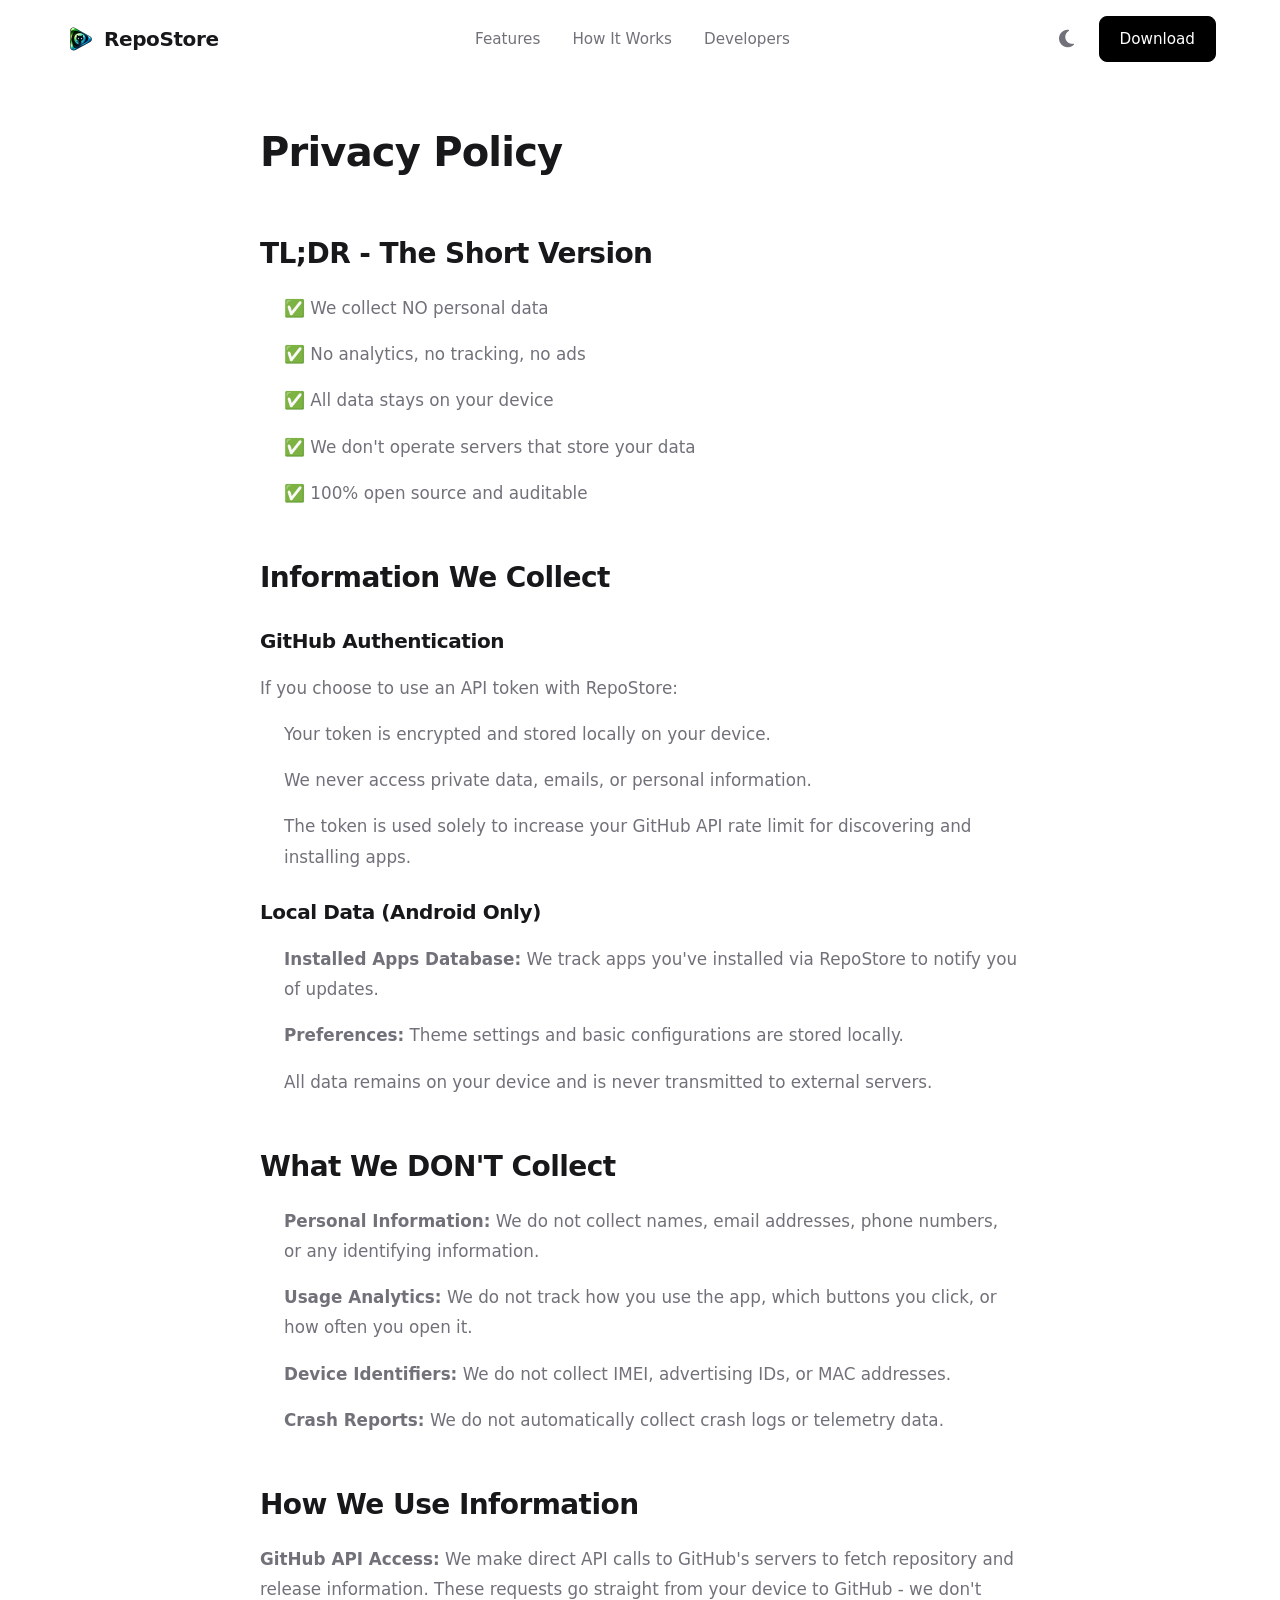
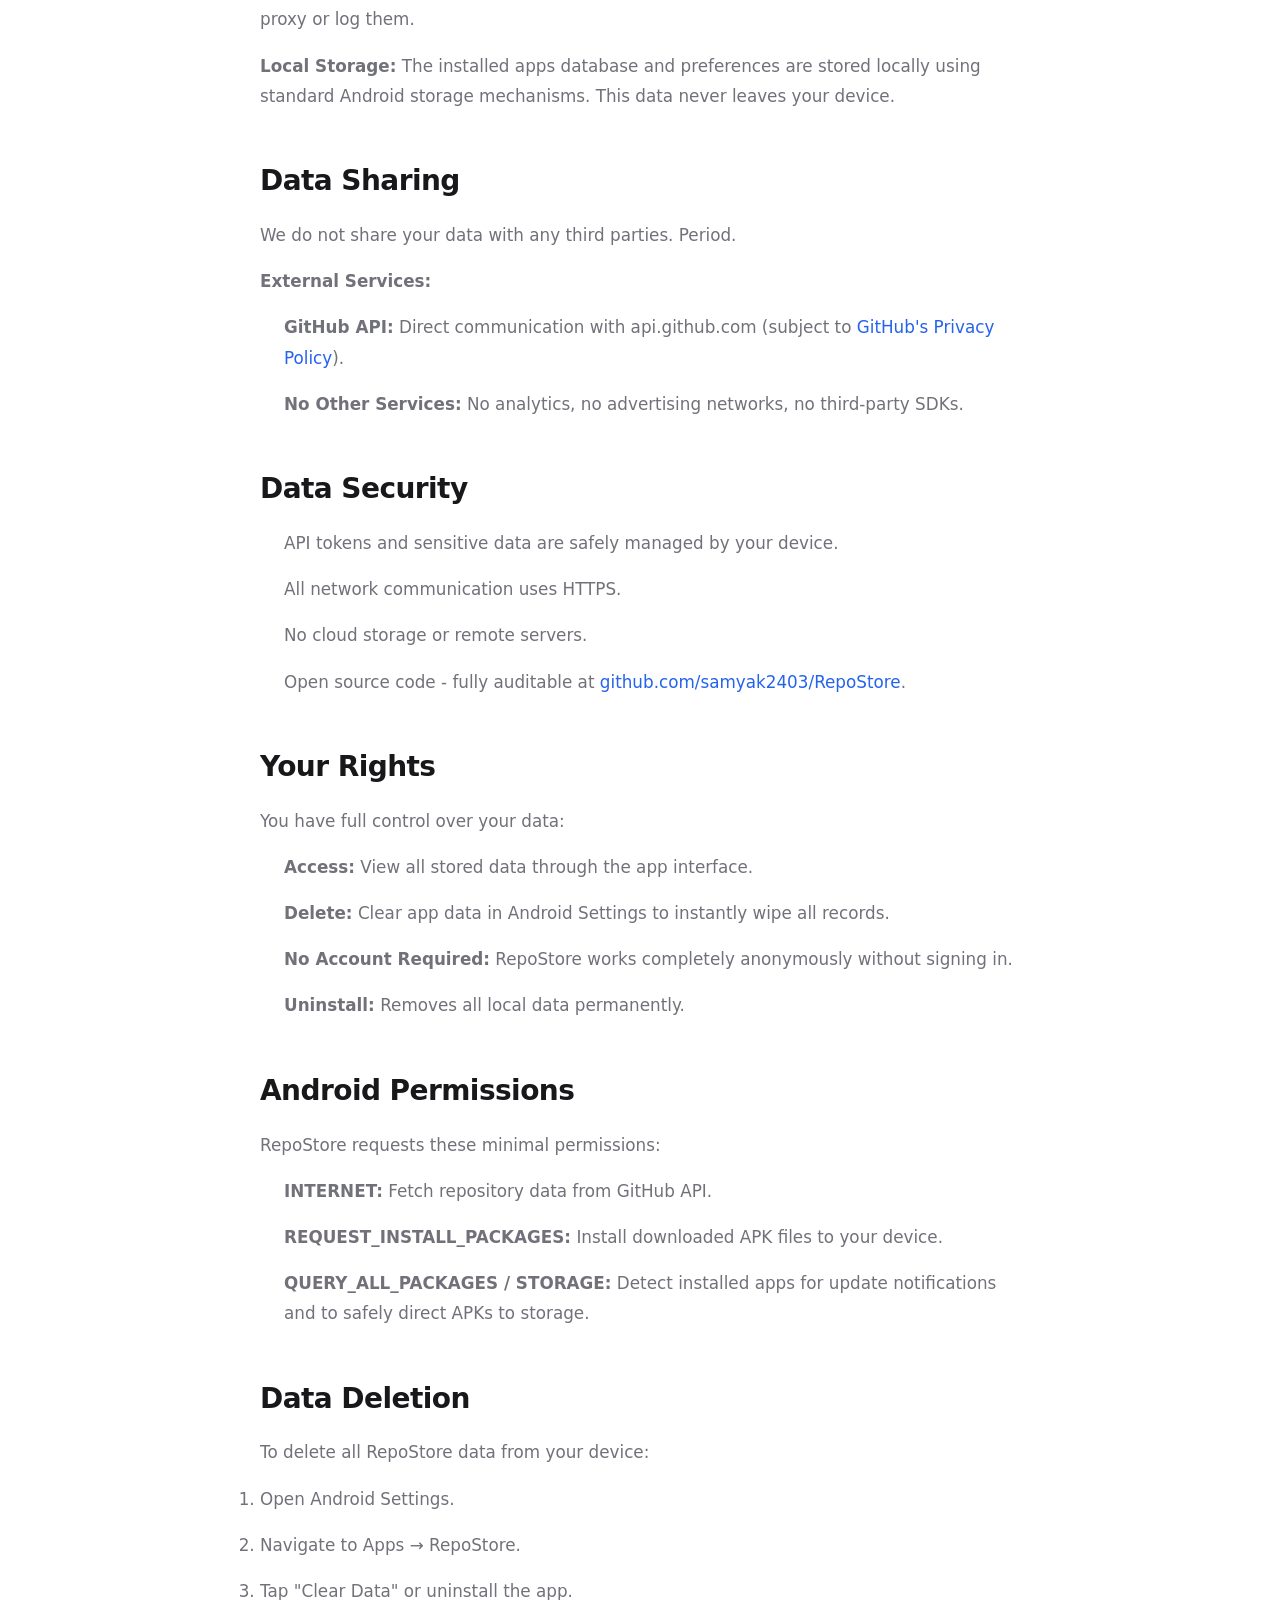
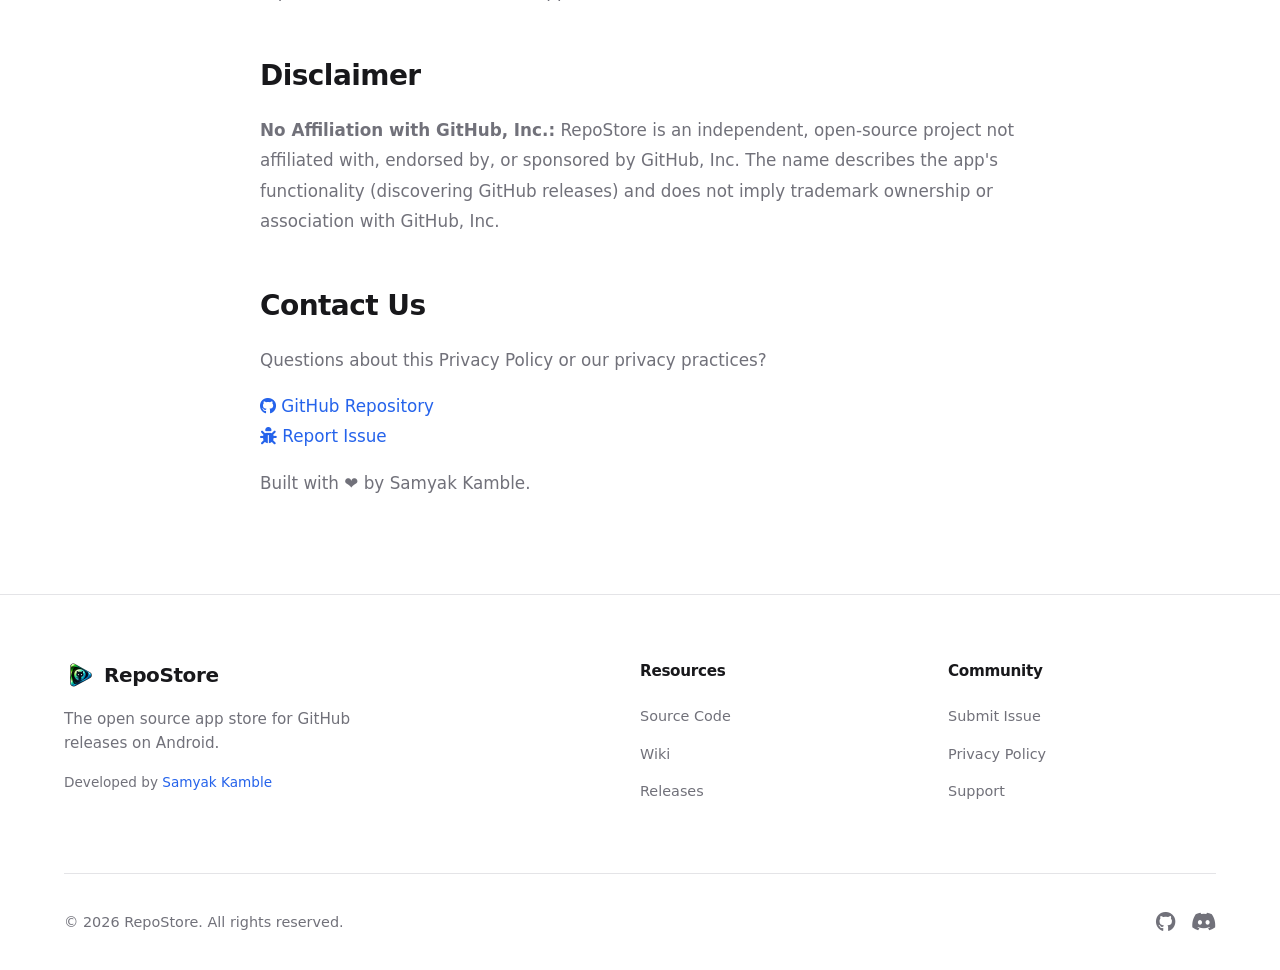
<file: privacy-policy/index.html>
<!DOCTYPE html>
<html lang="en">

<head>
    <meta charset="UTF-8">
    <meta name="viewport" content="width=device-width, initial-scale=1.0">
    <meta http-equiv="X-Content-Type-Options" content="nosniff">
    <meta name="referrer" content="strict-origin-when-cross-origin">
    <meta http-equiv="Content-Security-Policy" content="default-src 'self'; script-src 'self' https://cdnjs.cloudflare.com; style-src 'self' 'unsafe-inline' https://fonts.googleapis.com https://cdnjs.cloudflare.com; font-src https://fonts.gstatic.com https://cdnjs.cloudflare.com; img-src 'self' https://raw.githubusercontent.com data:; connect-src https://api.github.com;">
    <meta name="description" content="RepoStore Privacy Policy - We collect no personal data. No analytics, no tracking, no ads. 100% open source and auditable.">
    <title>Privacy Policy - RepoStore</title>
    <!-- Google Fonts -->
    <link rel="preconnect" href="https://fonts.googleapis.com">
    <link rel="preconnect" href="https://fonts.gstatic.com" crossorigin>
    <link href="https://fonts.googleapis.com/css2?family=Inter:wght@400;500;600;700;800&display=swap" rel="stylesheet">
    <!-- FontAwesome -->
    <link rel="stylesheet" href="https://cdnjs.cloudflare.com/ajax/libs/font-awesome/6.4.0/css/all.min.css">
    <link rel="stylesheet" href="../style.css">
    <style>
        .privacy-content {
            padding: 120px 20px 80px;
            max-width: 800px;
            margin: 0 auto;
        }

        .privacy-content h1 {
            font-size: 2.5rem;
            margin-bottom: 32px;
            color: var(--text-primary);
        }

        .privacy-content h2 {
            font-size: 1.75rem;
            margin-top: 48px;
            margin-bottom: 16px;
            color: var(--text-primary);
        }

        .privacy-content h3 {
            font-size: 1.25rem;
            margin-top: 24px;
            margin-bottom: 16px;
            color: var(--text-primary);
        }

        .privacy-content p,
        .privacy-content li {
            font-size: 1.05rem;
            line-height: 1.8;
            color: var(--text-secondary);
            margin-bottom: 16px;
        }

        .privacy-content ul {
            margin-bottom: 24px;
            padding-left: 24px;
        }

        .privacy-content a {
            color: var(--accent-primary);
            text-decoration: none;
        }

        .privacy-content a:hover {
            text-decoration: underline;
        }
    </style>
</head>

<body>
    <!-- Navbar -->
    <nav class="navbar scanned scrolled">
        <div class="nav-container">
            <a href="../index.html" style="text-decoration: none; color: inherit;">
                <div class="logo">
                    <img src="../images/icon.png" alt="RepoStore Logo" class="logo-img"> RepoStore
                </div>
            </a>
            <ul class="nav-links">
                <li><a href="../index.html#features">Features</a></li>
                <li><a href="../index.html#how-it-works">How It Works</a></li>
                <li><a href="../index.html#developers">Developers</a></li>
            </ul>
            <div class="nav-actions">
                <button id="theme-toggle" class="icon-btn" aria-label="Toggle Dark Mode">
                    <i class="fa-solid fa-moon"></i>
                </button>
                <a href="../index.html#download" class="btn btn-primary nav-download">Download</a>
                <button class="menu-toggle icon-btn" id="mobile-menu-btn">
                    <i class="fa-solid fa-bars"></i>
                </button>
            </div>
        </div>
    </nav>

    <!-- Privacy Policy Content -->
    <main class="privacy-content">
        <h1>Privacy Policy</h1>

        <h2>TL;DR - The Short Version</h2>
        <ul>
            <li>✅ We collect NO personal data</li>
            <li>✅ No analytics, no tracking, no ads</li>
            <li>✅ All data stays on your device</li>
            <li>✅ We don't operate servers that store your data</li>
            <li>✅ 100% open source and auditable</li>
        </ul>

        <h2>Information We Collect</h2>
        <h3>GitHub Authentication</h3>
        <p>If you choose to use an API token with RepoStore:</p>
        <ul>
            <li>Your token is encrypted and stored locally on your device.</li>
            <li>We never access private data, emails, or personal information.</li>
            <li>The token is used solely to increase your GitHub API rate limit for discovering and installing apps.
            </li>
        </ul>

        <h3>Local Data (Android Only)</h3>
        <ul>
            <li><strong>Installed Apps Database:</strong> We track apps you've installed via RepoStore to notify you of
                updates.</li>
            <li><strong>Preferences:</strong> Theme settings and basic configurations are stored locally.</li>
            <li>All data remains on your device and is never transmitted to external servers.</li>
        </ul>

        <h2>What We DON'T Collect</h2>
        <ul>
            <li><strong>Personal Information:</strong> We do not collect names, email addresses, phone numbers, or any
                identifying information.</li>
            <li><strong>Usage Analytics:</strong> We do not track how you use the app, which buttons you click, or how
                often you open it.</li>
            <li><strong>Device Identifiers:</strong> We do not collect IMEI, advertising IDs, or MAC addresses.</li>
            <li><strong>Crash Reports:</strong> We do not automatically collect crash logs or telemetry data.</li>
        </ul>

        <h2>How We Use Information</h2>
        <p><strong>GitHub API Access:</strong> We make direct API calls to GitHub's servers to fetch repository and
            release information. These requests go straight from your device to GitHub - we don't proxy or log them.</p>
        <p><strong>Local Storage:</strong> The installed apps database and preferences are stored locally using standard
            Android storage mechanisms. This data never leaves your device.</p>

        <h2>Data Sharing</h2>
        <p>We do not share your data with any third parties. Period.</p>
        <p><strong>External Services:</strong></p>
        <ul>
            <li><strong>GitHub API:</strong> Direct communication with api.github.com (subject to <a
                    href="https://docs.github.com/en/site-policy/privacy-policies/github-privacy-statement"
                    target="_blank" rel="noopener noreferrer">GitHub's Privacy Policy</a>).</li>
            <li><strong>No Other Services:</strong> No analytics, no advertising networks, no third-party SDKs.</li>
        </ul>

        <h2>Data Security</h2>
        <ul>
            <li>API tokens and sensitive data are safely managed by your device.</li>
            <li>All network communication uses HTTPS.</li>
            <li>No cloud storage or remote servers.</li>
            <li>Open source code - fully auditable at <a href="https://github.com/samyak2403/RepoStore"
                    target="_blank" rel="noopener noreferrer">github.com/samyak2403/RepoStore</a>.</li>
        </ul>

        <h2>Your Rights</h2>
        <p>You have full control over your data:</p>
        <ul>
            <li><strong>Access:</strong> View all stored data through the app interface.</li>
            <li><strong>Delete:</strong> Clear app data in Android Settings to instantly wipe all records.</li>
            <li><strong>No Account Required:</strong> RepoStore works completely anonymously without signing in.</li>
            <li><strong>Uninstall:</strong> Removes all local data permanently.</li>
        </ul>

        <h2>Android Permissions</h2>
        <p>RepoStore requests these minimal permissions:</p>
        <ul>
            <li><strong>INTERNET:</strong> Fetch repository data from GitHub API.</li>
            <li><strong>REQUEST_INSTALL_PACKAGES:</strong> Install downloaded APK files to your device.</li>
            <li><strong>QUERY_ALL_PACKAGES / STORAGE:</strong> Detect installed apps for update notifications and to
                safely direct APKs to storage.</li>
        </ul>

        <h2>Data Deletion</h2>
        <p>To delete all RepoStore data from your device:</p>
        <ol>
            <li>Open Android Settings.</li>
            <li>Navigate to Apps &rarr; RepoStore.</li>
            <li>Tap "Clear Data" or uninstall the app.</li>
        </ol>

        <h2>Disclaimer</h2>
        <p><strong>No Affiliation with GitHub, Inc.:</strong> RepoStore is an independent, open-source project not
            affiliated with, endorsed by, or sponsored by GitHub, Inc. The name describes the app's functionality
            (discovering GitHub releases) and does not imply trademark ownership or association with GitHub, Inc.</p>

        <h2>Contact Us</h2>
        <p>Questions about this Privacy Policy or our privacy practices?</p>
        <p>
            <a href="https://github.com/samyak2403/RepoStore" target="_blank" rel="noopener noreferrer"><i class="fa-brands fa-github"></i> GitHub
                Repository</a><br>
            <a href="https://github.com/samyak2403/RepoStore/issues" target="_blank" rel="noopener noreferrer"><i class="fa-solid fa-bug"></i>
                Report Issue</a>
        </p>
        <p>Built with ❤️ by Samyak Kamble.</p>
    </main>

    <!-- Footer -->
    <footer class="footer">
        <div class="container">
            <div class="footer-grid">
                <div class="footer-brand">
                    <div class="logo">
                        <img src="../images/icon.png" alt="RepoStore Logo" class="logo-img"> RepoStore
                    </div>
                    <p>The open source app store for GitHub releases on Android.</p>
                    <p class="dev-credit">Developed by <a href="https://github.com/samyak2403" target="_blank"
                            rel="noopener noreferrer" class="text-accent">Samyak Kamble</a></p>
                </div>

                <div class="footer-links-group">
                    <h4>Resources</h4>
                    <ul>
                        <li><a href="https://github.com/samyak2403/RepoStore">Source Code</a></li>
                        <li><a href="https://github.com/samyak2403/RepoStore/wiki">Wiki</a></li>
                        <li><a href="https://github.com/samyak2403/RepoStore/releases">Releases</a></li>
                    </ul>
                </div>

                <div class="footer-links-group">
                    <h4>Community</h4>
                    <ul>
                        <li><a href="https://github.com/samyak2403/RepoStore/issues">Submit Issue</a></li>
                        <li><a href="#">Privacy Policy</a></li>
                        <li><a href="mailto:contact@repostore.local">Support</a></li>
                    </ul>
                </div>
            </div>

            <div class="footer-bottom">
                <p>&copy; 2026 RepoStore. All rights reserved.</p>
                <div class="social-icons">
                    <a href="https://github.com/samyak2403/RepoStore" aria-label="GitHub"><i
                            class="fa-brands fa-github"></i></a>
                    <a href="#" aria-label="Discord"><i class="fa-brands fa-discord"></i></a>
                </div>
            </div>
        </div>
    </footer>

    <!-- Scripts -->
    <script src="../script.js"></script>
</body>

</html>
</file>
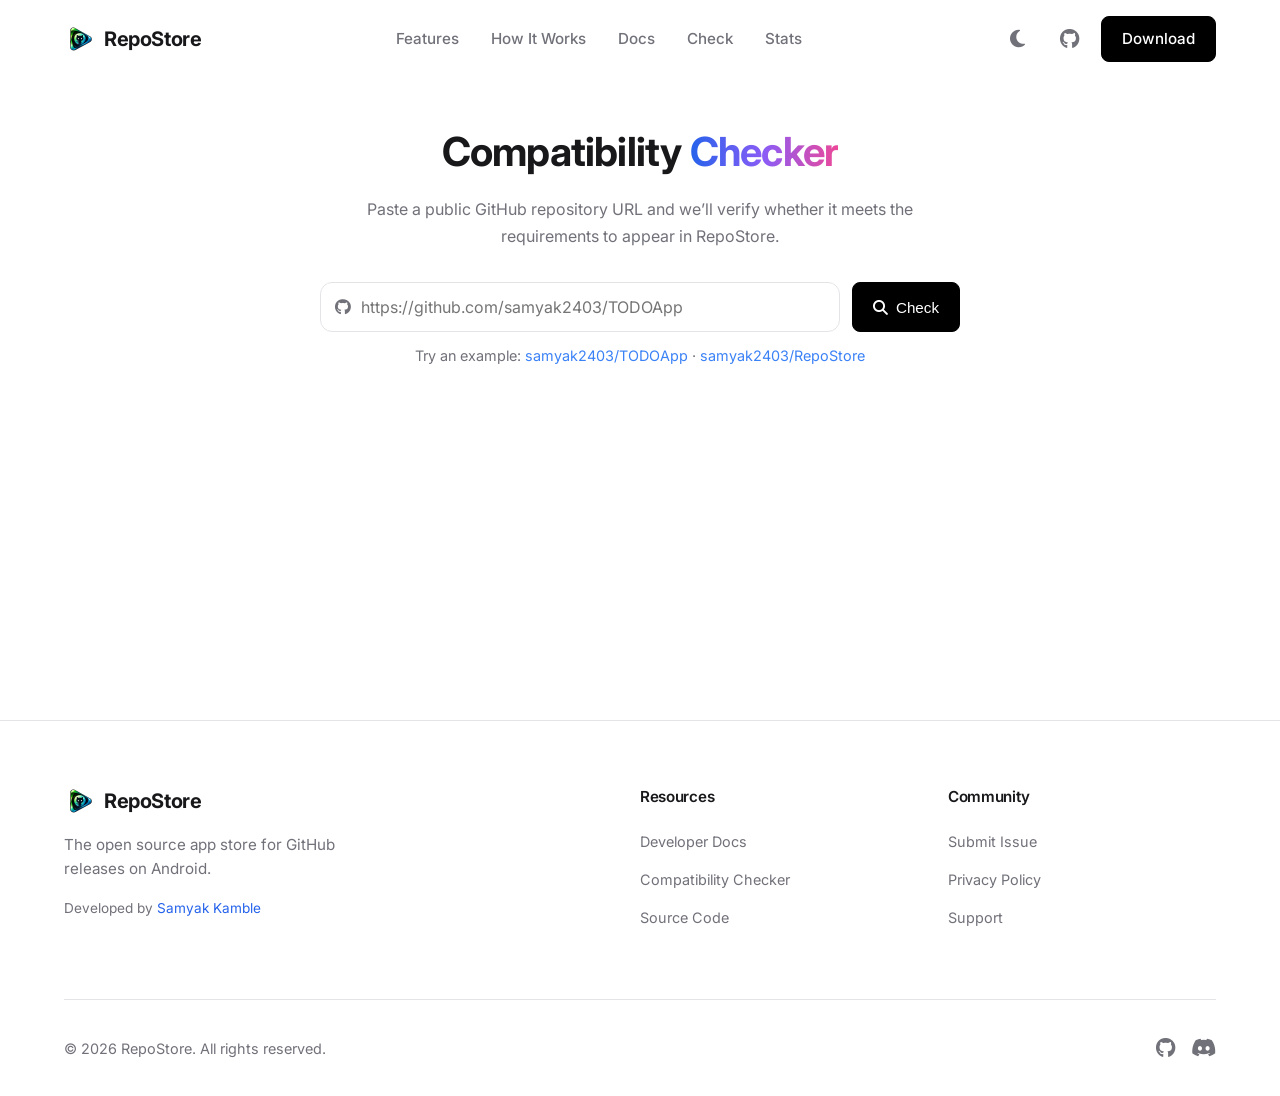
<file: check.html>
<!DOCTYPE html>
<html lang="en">

<head>
    <meta charset="UTF-8">
    <meta name="viewport" content="width=device-width, initial-scale=1.0">
    <meta name="description" content="Check if your GitHub repository is RepoStore-compatible. Paste a repo URL to verify it ships an APK release, has a README and screenshots, and will be discoverable.">
    <title>RepoStore - Compatibility Checker</title>
    <!-- Google Fonts -->
    <link rel="preconnect" href="https://fonts.googleapis.com">
    <link rel="preconnect" href="https://fonts.gstatic.com" crossorigin>
    <link href="https://fonts.googleapis.com/css2?family=Inter:wght@400;500;600;700;800&display=swap" rel="stylesheet">
    <!-- FontAwesome -->
    <link rel="stylesheet" href="https://cdnjs.cloudflare.com/ajax/libs/font-awesome/6.4.0/css/all.min.css">
    <link rel="icon" type="image/png" href="images/icon.png">
    <link rel="apple-touch-icon" href="images/icon.png">
    <link rel="stylesheet" href="style.css">
</head>

<body>
    <!-- Navbar -->
    <nav class="navbar">
        <div class="nav-container">
            <div class="logo">
                <a href="index.html" style="text-decoration: none; color: inherit; display: flex; align-items: center; gap: 8px;">
                    <img src="images/icon.png" alt="RepoStore Logo" class="logo-img"> RepoStore
                </a>
            </div>
            <ul class="nav-links">
                <li><a href="index.html#features">Features</a></li>
                <li><a href="index.html#how-it-works">How It Works</a></li>
                <li><a href="docs.html">Docs</a></li>
                <li><a href="check.html">Check</a></li>
                <li><a href="stats.html">Stats</a></li>
            </ul>
            <div class="nav-actions">
                <button id="theme-toggle" class="icon-btn" aria-label="Toggle Dark Mode">
                    <i class="fa-solid fa-moon"></i>
                </button>
                <a href="https://github.com/samyak2403/RepoStore" target="_blank" class="icon-btn" aria-label="GitHub Repository">
                    <i class="fa-brands fa-github"></i>
                </a>
                <a href="index.html#download" class="btn btn-primary nav-download">Download</a>
                <button class="menu-toggle icon-btn" id="mobile-menu-btn">
                    <i class="fa-solid fa-bars"></i>
                </button>
            </div>
        </div>

        <!-- Mobile Menu -->
        <div class="mobile-menu" id="mobile-menu">
            <ul>
                <li><a href="index.html#features">Features</a></li>
                <li><a href="index.html#how-it-works">How It Works</a></li>
                <li><a href="docs.html">Docs</a></li>
                <li><a href="check.html">Check</a></li>
                <li><a href="stats.html">Stats</a></li>
                <li><a href="index.html#download" class="btn btn-primary"
                        style="display: inline-block; text-align: center; width: 100%;">Download Latest</a></li>
            </ul>
        </div>
    </nav>

    <!-- Content -->
    <section class="check-section">
        <div class="container">
            <div class="check-header reveal animate-slide-up">
                <h1>Compatibility <span class="text-gradient">Checker</span></h1>
                <p>Paste a public GitHub repository URL and we&rsquo;ll verify whether it meets the requirements to appear in RepoStore.</p>
            </div>

            <form id="check-form" class="check-form reveal animate-slide-up-delay" autocomplete="off">
                <div class="check-input-wrap">
                    <i class="fa-brands fa-github"></i>
                    <input type="text" id="repo-input" placeholder="https://github.com/samyak2403/TODOApp"
                           aria-label="GitHub repository URL" spellcheck="false">
                </div>
                <button type="submit" class="btn btn-primary" id="check-btn">
                    <i class="fa-solid fa-magnifying-glass"></i> Check
                </button>
            </form>
            <p class="check-hint reveal">Try an example:
                <a href="#" class="check-example" data-repo="samyak2403/TODOApp">samyak2403/TODOApp</a> &middot;
                <a href="#" class="check-example" data-repo="samyak2403/RepoStore">samyak2403/RepoStore</a>
            </p>

            <!-- Results -->
            <div id="check-results" class="check-results" hidden>
                <div id="repo-header" class="repo-header"></div>
                <div id="verdict" class="verdict"></div>
                <div id="score" class="check-score"></div>
                <ul id="check-list" class="check-list"></ul>
                <div id="check-actions" class="check-actions"></div>
                <p class="check-note">
                    <i class="fa-solid fa-circle-info"></i>
                    Checks use the public GitHub API (60 requests/hour, unauthenticated). See the
                    <a href="docs.html" class="text-accent">developer docs</a> for how to fix any failures.
                </p>
            </div>
        </div>
    </section>

    <!-- Footer -->
    <footer class="footer">
        <div class="container">
            <div class="footer-grid">
                <div class="footer-brand">
                    <div class="logo">
                        <img src="images/icon.png" alt="RepoStore Logo" class="logo-img"> RepoStore
                    </div>
                    <p>The open source app store for GitHub releases on Android.</p>
                    <p class="dev-credit">Developed by <a href="https://github.com/samyak2403" target="_blank"
                            class="text-accent">Samyak Kamble</a></p>
                </div>

                <div class="footer-links-group">
                    <h4>Resources</h4>
                    <ul>
                        <li><a href="docs.html">Developer Docs</a></li>
                        <li><a href="check.html">Compatibility Checker</a></li>
                        <li><a href="https://github.com/samyak2403/RepoStore">Source Code</a></li>
                    </ul>
                </div>

                <div class="footer-links-group">
                    <h4>Community</h4>
                    <ul>
                        <li><a href="https://github.com/samyak2403/RepoStore/issues">Submit Issue</a></li>
                        <li><a href="privacy-policy/">Privacy Policy</a></li>
                        <li><a href="mailto:samyakkamble6659@gmail.com">Support</a></li>
                    </ul>
                </div>
            </div>

            <div class="footer-bottom">
                <p>&copy; 2026 RepoStore. All rights reserved.</p>
                <div class="social-icons">
                    <a href="https://github.com/samyak2403/RepoStore" aria-label="GitHub"><i
                            class="fa-brands fa-github"></i></a>
                    <a href="#" aria-label="Discord"><i class="fa-brands fa-discord"></i></a>
                </div>
            </div>
        </div>
    </footer>

    <script src="script.js"></script>
    <script src="check.js"></script>
</body>

</html>
</file>
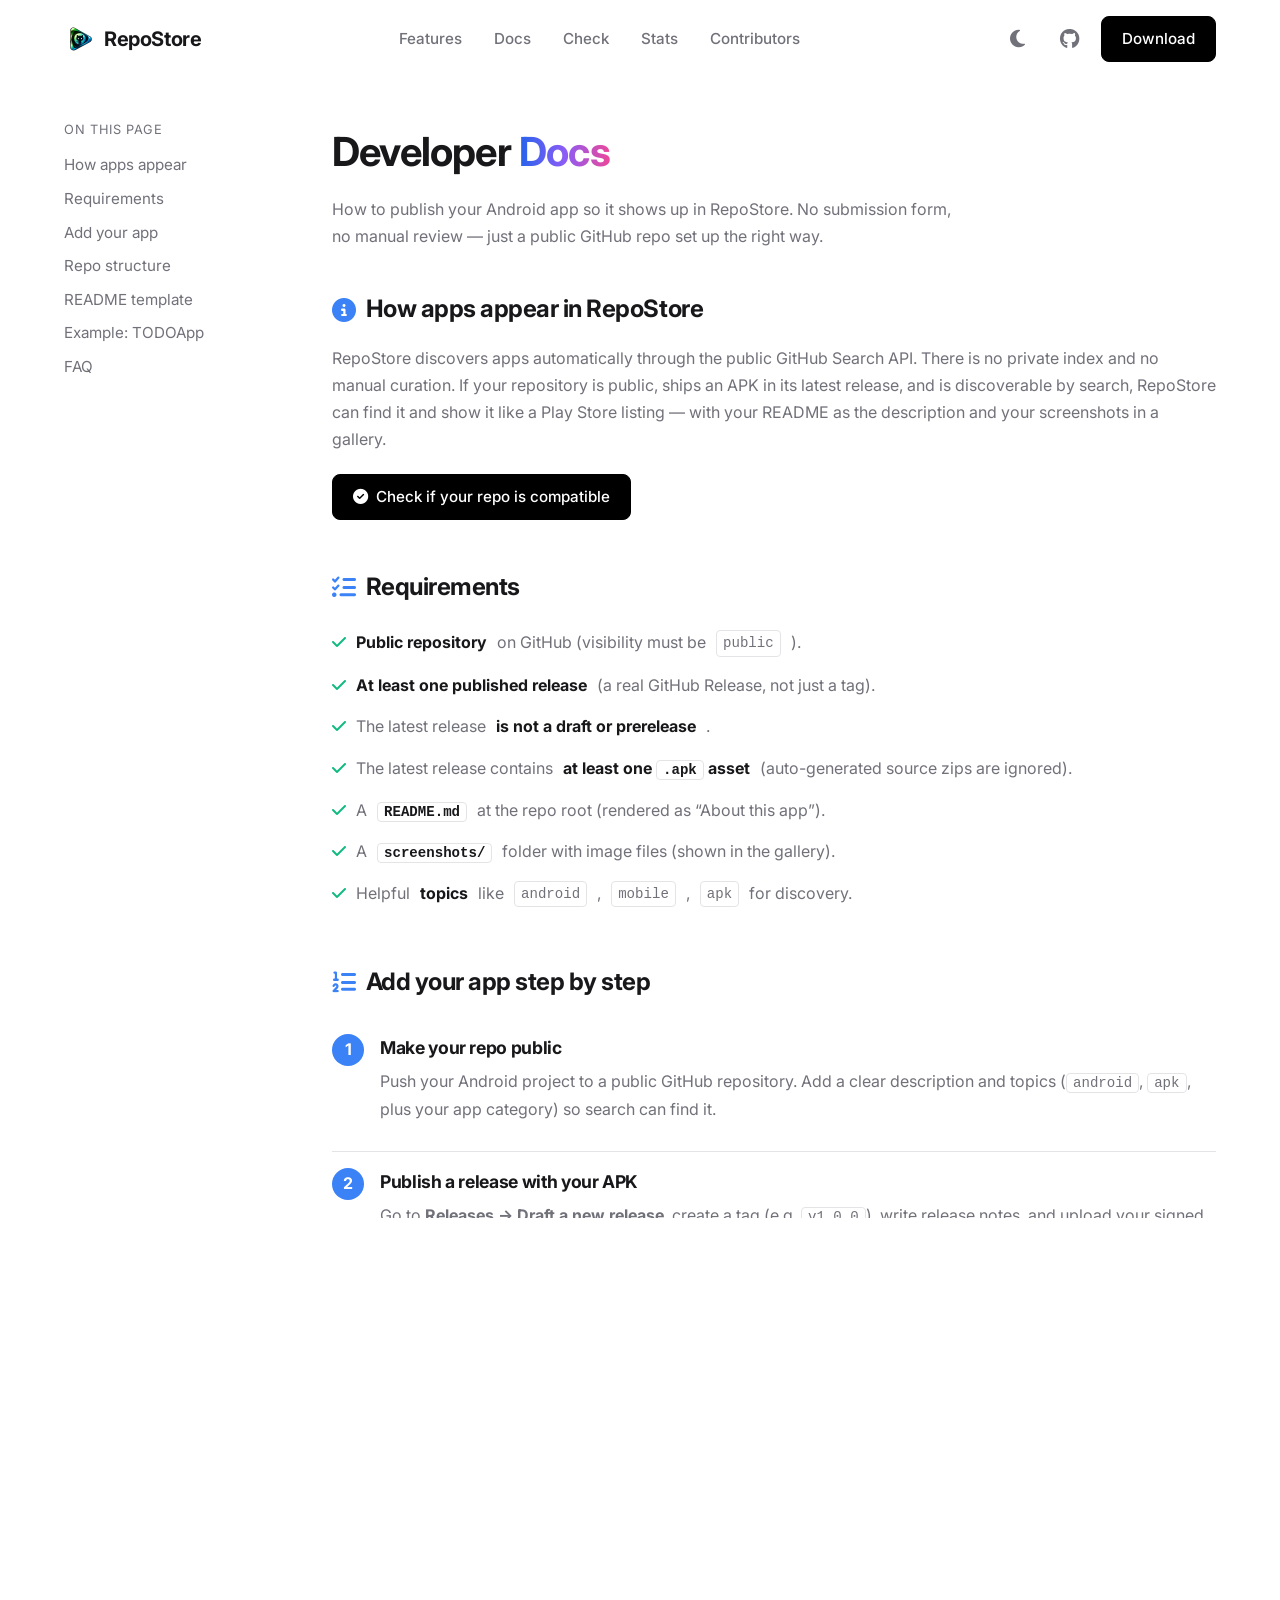
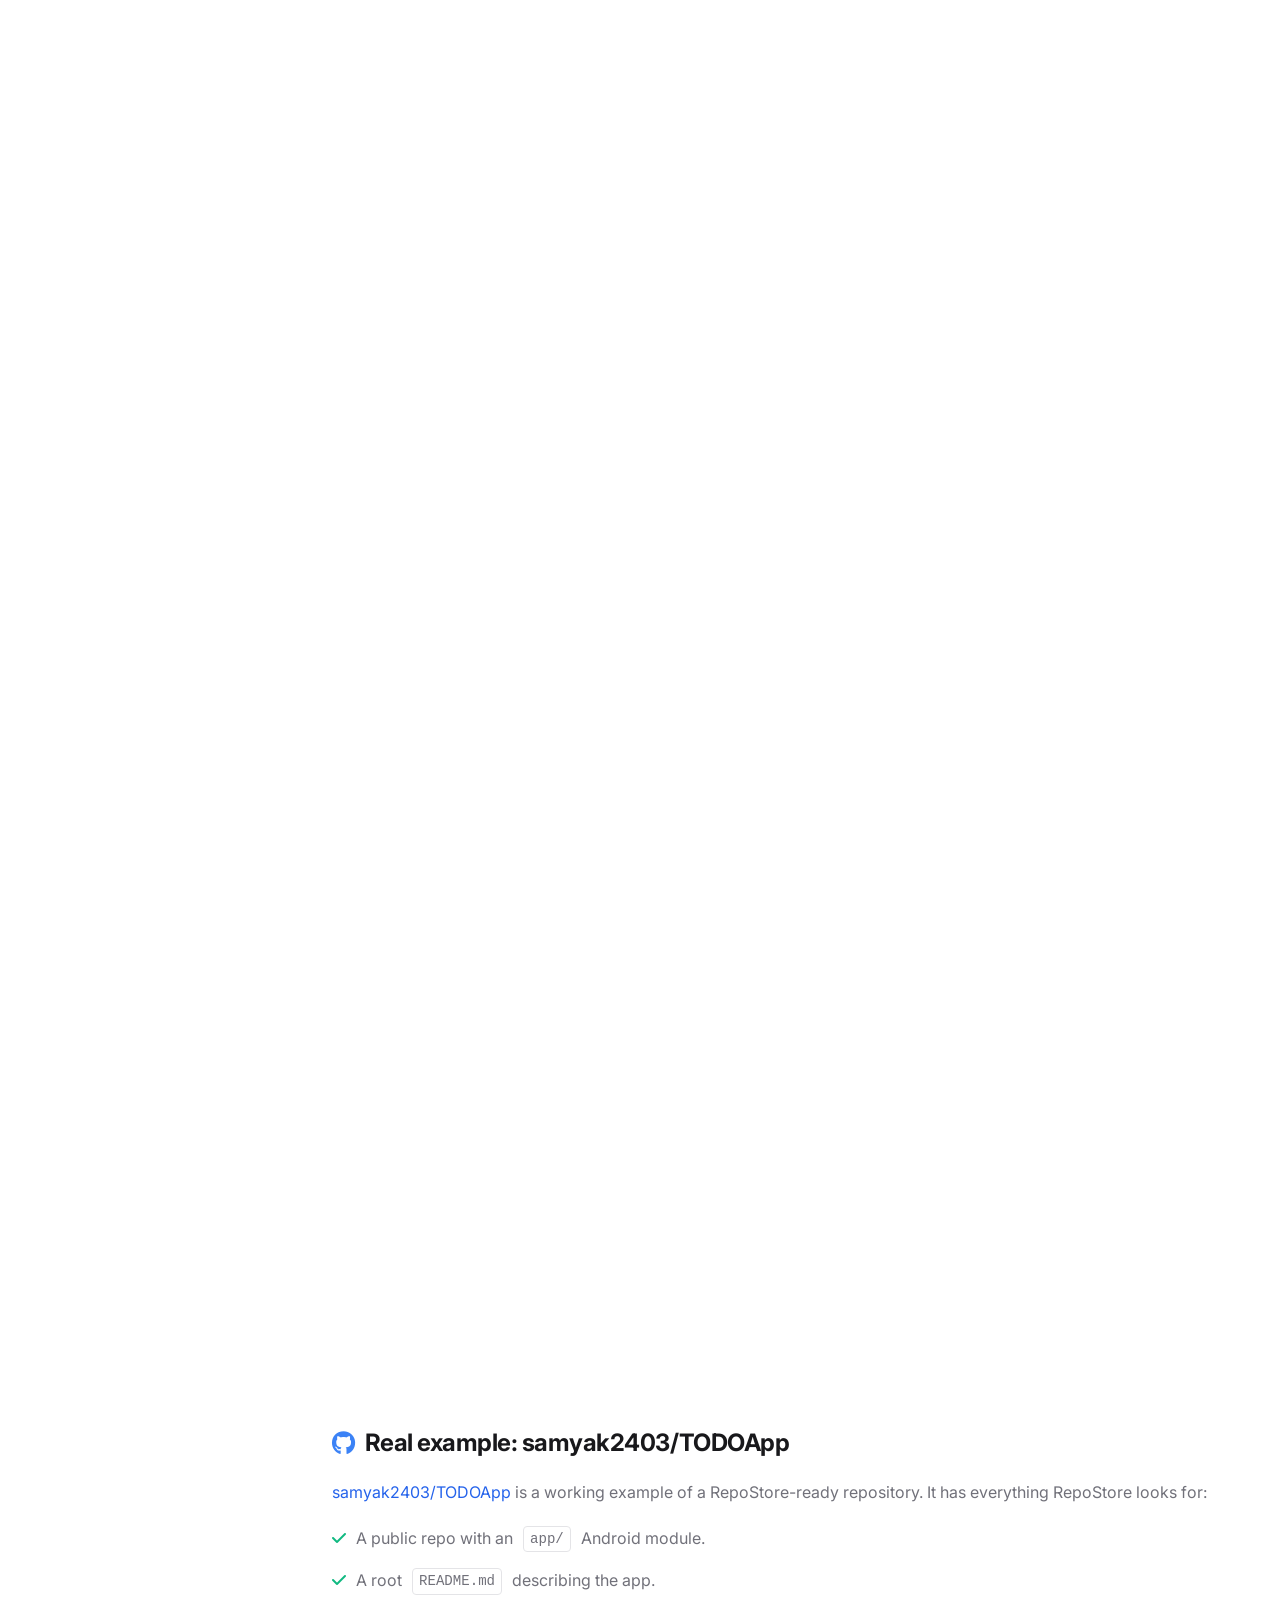
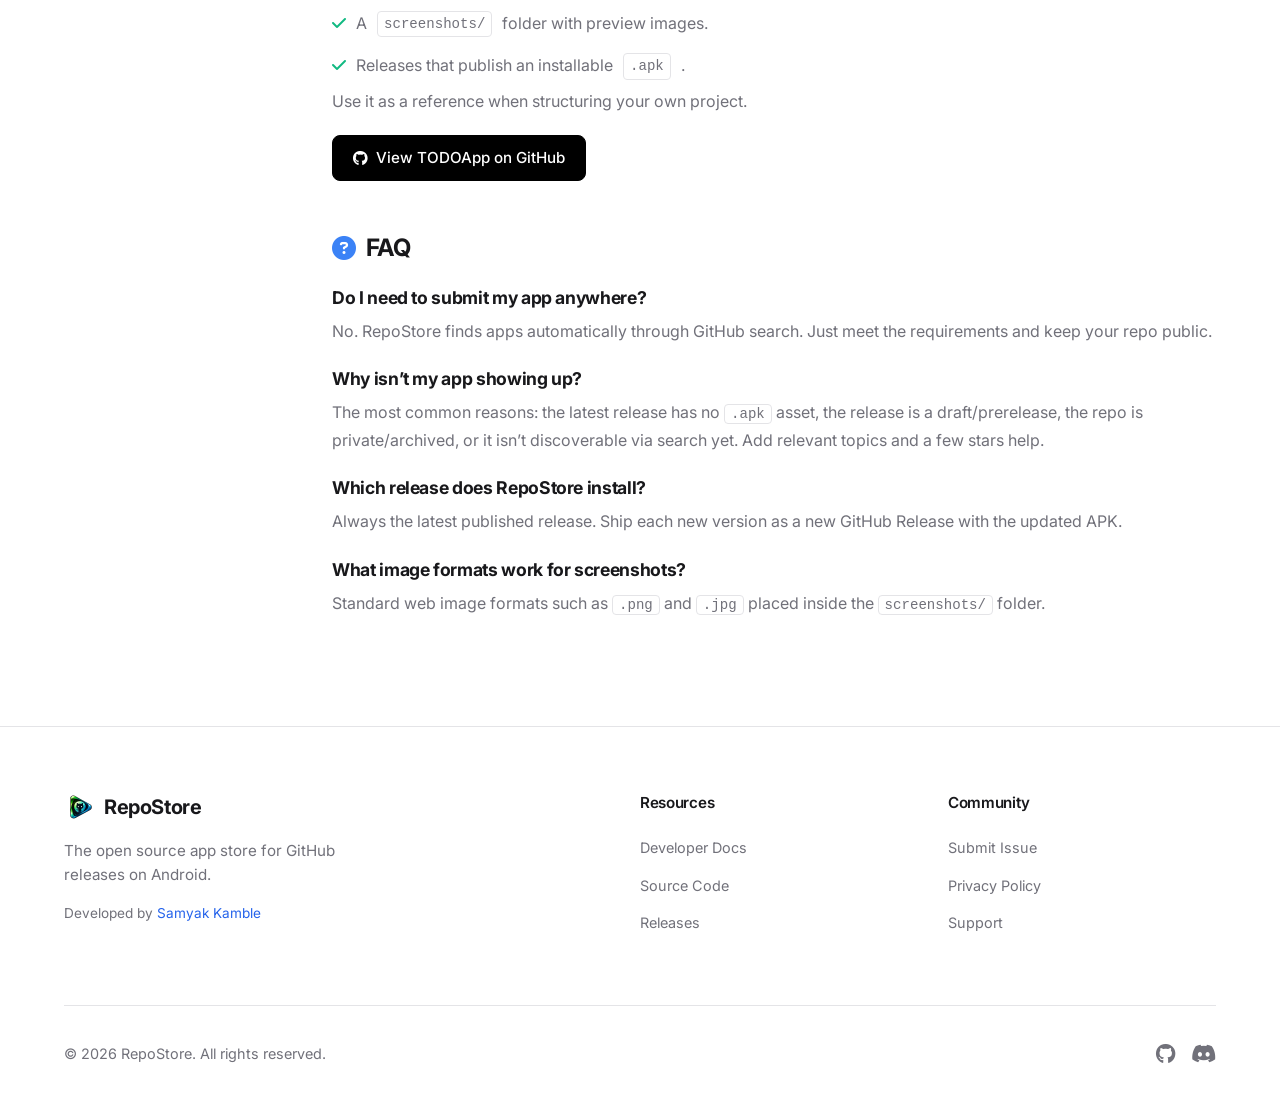
<file: docs.html>
<!DOCTYPE html>
<html lang="en"> 

<head>
    <meta charset="UTF-8">
    <meta name="viewport" content="width=device-width, initial-scale=1.0">
    <meta name="description" content="Developer docs for RepoStore: how to publish your Android app so it appears in RepoStore, with a README and screenshots folder, using samyak2403/TODOApp as an example.">
    <title>RepoStore - Developer Docs</title>
    <!-- Google Fonts -->
    <link rel="preconnect" href="https://fonts.googleapis.com">
    <link rel="preconnect" href="https://fonts.gstatic.com" crossorigin>
    <link href="https://fonts.googleapis.com/css2?family=Inter:wght@400;500;600;700;800&display=swap" rel="stylesheet">
    <!-- FontAwesome -->
    <link rel="stylesheet" href="https://cdnjs.cloudflare.com/ajax/libs/font-awesome/6.4.0/css/all.min.css">
    <link rel="icon" type="image/png" href="images/icon.png">
    <link rel="apple-touch-icon" href="images/icon.png">
    <link rel="stylesheet" href="style.css">
</head>

<body>
    <!-- Navbar -->
    <nav class="navbar">
        <div class="nav-container">
            <div class="logo">
                <a href="index.html" style="text-decoration: none; color: inherit; display: flex; align-items: center; gap: 8px;">
                    <img src="images/icon.png" alt="RepoStore Logo" class="logo-img"> RepoStore
                </a>
            </div>
            <ul class="nav-links">
                <li><a href="index.html#features">Features</a></li>
                <li><a href="docs.html">Docs</a></li>
                <li><a href="check.html">Check</a></li>
                <li><a href="stats.html">Stats</a></li>
                <li><a href="index.html#contributors">Contributors</a></li>
            </ul>
            <div class="nav-actions">
                <button id="theme-toggle" class="icon-btn" aria-label="Toggle Dark Mode">
                    <i class="fa-solid fa-moon"></i>
                </button>
                <a href="https://github.com/samyak2403/RepoStore" target="_blank" class="icon-btn" aria-label="GitHub Repository">
                    <i class="fa-brands fa-github"></i>
                </a>
                <a href="index.html#download" class="btn btn-primary nav-download">Download</a>
                <button class="menu-toggle icon-btn" id="mobile-menu-btn">
                    <i class="fa-solid fa-bars"></i>
                </button>
            </div>
        </div>

        <!-- Mobile Menu -->
        <div class="mobile-menu" id="mobile-menu">
            <ul>
                <li><a href="index.html#features">Features</a></li>
                <li><a href="docs.html">Docs</a></li>
                <li><a href="check.html">Check</a></li>
                <li><a href="stats.html">Stats</a></li>
                <li><a href="index.html#contributors">Contributors</a></li>
                <li><a href="index.html#download" class="btn btn-primary"
                        style="display: inline-block; text-align: center; width: 100%;">Download Latest</a></li>
            </ul>
        </div>
    </nav>

    <!-- Content -->
    <section class="docs-section">
        <div class="container docs-layout">
            <!-- Sidebar -->
            <aside class="docs-sidebar">
                <p class="docs-sidebar-title">On this page</p>
                <ul>
                    <li><a href="#intro">How apps appear</a></li>
                    <li><a href="#requirements">Requirements</a></li>
                    <li><a href="#steps">Add your app</a></li>
                    <li><a href="#structure">Repo structure</a></li>
                    <li><a href="#readme">README template</a></li>
                    <li><a href="#example">Example: TODOApp</a></li>
                    <li><a href="#faq">FAQ</a></li>
                </ul>
            </aside>

            <!-- Main docs -->
            <div class="docs-content">
                <div class="docs-header reveal animate-slide-up">
                    <h1>Developer <span class="text-gradient">Docs</span></h1>
                    <p>How to publish your Android app so it shows up in RepoStore. No submission form, no manual review &mdash; just a public GitHub repo set up the right way.</p>
                </div>

                <section id="intro" class="docs-block reveal">
                    <h2><i class="fa-solid fa-circle-info"></i> How apps appear in RepoStore</h2>
                    <p>RepoStore discovers apps automatically through the public GitHub Search API. There is no private index and no manual curation. If your repository is public, ships an APK in its latest release, and is discoverable by search, RepoStore can find it and show it like a Play Store listing &mdash; with your README as the description and your screenshots in a gallery.</p>
                    <a href="check.html" class="btn btn-primary docs-cta">
                        <i class="fa-solid fa-circle-check"></i> Check if your repo is compatible
                    </a>
                </section>

                <section id="requirements" class="docs-block reveal">
                    <h2><i class="fa-solid fa-list-check"></i> Requirements</h2>
                    <ul class="docs-checklist">
                        <li><i class="fa-solid fa-check"></i> <strong>Public repository</strong> on GitHub (visibility must be <code>public</code>).</li>
                        <li><i class="fa-solid fa-check"></i> <strong>At least one published release</strong> (a real GitHub Release, not just a tag).</li>
                        <li><i class="fa-solid fa-check"></i> The latest release <strong>is not a draft or prerelease</strong>.</li>
                        <li><i class="fa-solid fa-check"></i> The latest release contains <strong>at least one <code>.apk</code> asset</strong> (auto-generated source zips are ignored).</li>
                        <li><i class="fa-solid fa-check"></i> A <strong><code>README.md</code></strong> at the repo root (rendered as &ldquo;About this app&rdquo;).</li>
                        <li><i class="fa-solid fa-check"></i> A <strong><code>screenshots/</code></strong> folder with image files (shown in the gallery).</li>
                        <li><i class="fa-solid fa-check"></i> Helpful <strong>topics</strong> like <code>android</code>, <code>mobile</code>, <code>apk</code> for discovery.</li>
                    </ul>
                </section>

                <section id="steps" class="docs-block reveal">
                    <h2><i class="fa-solid fa-list-ol"></i> Add your app step by step</h2>

                    <div class="docs-step">
                        <span class="docs-step-num">1</span>
                        <div>
                            <h3>Make your repo public</h3>
                            <p>Push your Android project to a public GitHub repository. Add a clear description and topics (<code>android</code>, <code>apk</code>, plus your app category) so search can find it.</p>
                        </div>
                    </div>

                    <div class="docs-step">
                        <span class="docs-step-num">2</span>
                        <div>
                            <h3>Publish a release with your APK</h3>
                            <p>Go to <strong>Releases &rarr; Draft a new release</strong>, create a tag (e.g. <code>v1.0.0</code>), write release notes, and upload your signed <code>.apk</code> as an asset. Publish it (not as a draft or prerelease).</p>
                            <p class="docs-note"><i class="fa-solid fa-lightbulb"></i> RepoStore always installs from your <strong>latest published release</strong>, so keep new versions coming as new releases.</p>
                        </div>
                    </div>

                    <div class="docs-step">
                        <span class="docs-step-num">3</span>
                        <div>
                            <h3>Add a README.md</h3>
                            <p>Place a <code>README.md</code> at the repo root. RepoStore renders it as the &ldquo;About this app&rdquo; section, so describe what the app does and list its features. See the <a href="#readme">template below</a>.</p>
                        </div>
                    </div>

                    <div class="docs-step">
                        <span class="docs-step-num">4</span>
                        <div>
                            <h3>Create a <code>screenshots/</code> folder</h3>
                            <p>Add a folder named <code>screenshots/</code> at the repo root and drop your app screenshots in it (<code>.png</code> or <code>.jpg</code>). These appear in the details screen gallery with a fullscreen viewer.</p>
                            <p class="docs-note"><i class="fa-solid fa-lightbulb"></i> Use portrait screenshots at a consistent size for the cleanest gallery.</p>
                        </div>
                    </div>

                    <div class="docs-step">
                        <span class="docs-step-num">5</span>
                        <div>
                            <h3>Wait for discovery</h3>
                            <p>That&rsquo;s it &mdash; there&rsquo;s no submission form. Once your repo meets the requirements, RepoStore can surface it through search. Stars and good topics improve how likely it is to appear in the Trending, Recently Updated, and Featured sections.</p>
                        </div>
                    </div>
                </section>

                <section id="structure" class="docs-block reveal">
                    <h2><i class="fa-solid fa-folder-tree"></i> Recommended repo structure</h2>
                    <p>Here is a minimal layout that works well with RepoStore:</p>
                    <pre class="docs-code"><code>your-app/
├── app/                  # your Android app module
├── screenshots/          # images shown in the RepoStore gallery
│   ├── 1.png
│   ├── 2.png
│   └── 3.png
├── README.md             # rendered as "About this app"
├── build.gradle.kts
└── settings.gradle.kts

Release (on GitHub → Releases):
└── v1.0.0
    └── app-release.apk   # the installable APK asset</code></pre>
                </section>

                <section id="readme" class="docs-block reveal">
                    <h2><i class="fa-brands fa-markdown"></i> README.md template</h2>
                    <p>Copy this into your repo&rsquo;s <code>README.md</code> and adjust the details:</p>
                    <pre class="docs-code"><code># TODO App

A simple, clean to-do list app for Android built with Kotlin
and Material 3.

## Features
- Add, edit, and delete tasks
- Mark tasks as complete
- Offline-first with local storage
- Light and dark themes

## Screenshots
Screenshots are in the [screenshots/](screenshots/) folder.

## Download
Grab the latest APK from the
[Releases](../../releases/latest) page,
or install it through RepoStore.

## License
MIT
</code></pre>
                </section>

                <section id="example" class="docs-block reveal">
                    <h2><i class="fa-brands fa-github"></i> Real example: samyak2403/TODOApp</h2>
                    <p><a href="https://github.com/samyak2403/TODOApp" target="_blank" class="text-accent">samyak2403/TODOApp</a> is a working example of a RepoStore-ready repository. It has everything RepoStore looks for:</p>
                    <ul class="docs-checklist">
                        <li><i class="fa-solid fa-check"></i> A public repo with an <code>app/</code> Android module.</li>
                        <li><i class="fa-solid fa-check"></i> A root <code>README.md</code> describing the app.</li>
                        <li><i class="fa-solid fa-check"></i> A <code>screenshots/</code> folder with preview images.</li>
                        <li><i class="fa-solid fa-check"></i> Releases that publish an installable <code>.apk</code>.</li>
                    </ul>
                    <p>Use it as a reference when structuring your own project.</p>
                    <a href="https://github.com/samyak2403/TODOApp" target="_blank" class="btn btn-primary docs-cta">
                        <i class="fa-brands fa-github"></i> View TODOApp on GitHub
                    </a>
                </section>

                <section id="faq" class="docs-block reveal">
                    <h2><i class="fa-solid fa-circle-question"></i> FAQ</h2>

                    <div class="docs-faq">
                        <h3>Do I need to submit my app anywhere?</h3>
                        <p>No. RepoStore finds apps automatically through GitHub search. Just meet the requirements and keep your repo public.</p>
                    </div>
                    <div class="docs-faq">
                        <h3>Why isn&rsquo;t my app showing up?</h3>
                        <p>The most common reasons: the latest release has no <code>.apk</code> asset, the release is a draft/prerelease, the repo is private/archived, or it isn&rsquo;t discoverable via search yet. Add relevant topics and a few stars help.</p>
                    </div>
                    <div class="docs-faq">
                        <h3>Which release does RepoStore install?</h3>
                        <p>Always the latest published release. Ship each new version as a new GitHub Release with the updated APK.</p>
                    </div>
                    <div class="docs-faq">
                        <h3>What image formats work for screenshots?</h3>
                        <p>Standard web image formats such as <code>.png</code> and <code>.jpg</code> placed inside the <code>screenshots/</code> folder.</p>
                    </div>
                </section>
            </div>
        </div>
    </section>

    <!-- Footer -->
    <footer class="footer">
        <div class="container">
            <div class="footer-grid">
                <div class="footer-brand">
                    <div class="logo">
                        <img src="images/icon.png" alt="RepoStore Logo" class="logo-img"> RepoStore
                    </div>
                    <p>The open source app store for GitHub releases on Android.</p>
                    <p class="dev-credit">Developed by <a href="https://github.com/samyak2403" target="_blank"
                            class="text-accent">Samyak Kamble</a></p>
                </div>

                <div class="footer-links-group">
                    <h4>Resources</h4>
                    <ul>
                        <li><a href="docs.html">Developer Docs</a></li>
                        <li><a href="https://github.com/samyak2403/RepoStore">Source Code</a></li>
                        <li><a href="https://github.com/samyak2403/RepoStore/releases">Releases</a></li>
                    </ul>
                </div>

                <div class="footer-links-group">
                    <h4>Community</h4>
                    <ul>
                        <li><a href="https://github.com/samyak2403/RepoStore/issues">Submit Issue</a></li>
                        <li><a href="privacy-policy/">Privacy Policy</a></li>
                        <li><a href="mailto:samyakkamble6659@gmail.com">Support</a></li>
                    </ul>
                </div>
            </div>

            <div class="footer-bottom">
                <p>&copy; 2026 RepoStore. All rights reserved.</p>
                <div class="social-icons">
                    <a href="https://github.com/samyak2403/RepoStore" aria-label="GitHub"><i
                            class="fa-brands fa-github"></i></a>
                    <a href="#" aria-label="Discord"><i class="fa-brands fa-discord"></i></a>
                </div>
            </div>
        </div>
    </footer>

    <script src="script.js"></script>
</body>

</html>
</file>
<file: style.css>
/* style.css - Redesign based on github-store.org */

:root {
    /* Colors - Light Theme */
    --bg-primary: #ffffff;
    --bg-primary-rgb: 255, 255, 255;
    --bg-secondary: #f4f4f5;
    /* Subtle gray like zin-100 */
    --text-primary: #18181b;
    --text-secondary: #71717a;
    --accent-primary: #2563eb;
    /* Blue */
    --accent-secondary: #000000;
    --accent-hover: #1d4ed8;
    --border-color: #e4e4e7;
    --card-bg: #ffffff;

    /* Utility shadows */
    --shadow-sm: 0 1px 2px 0 rgba(0, 0, 0, 0.05);
    --shadow-md: 0 4px 6px -1px rgba(0, 0, 0, 0.1), 0 2px 4px -1px rgba(0, 0, 0, 0.06);
    --shadow-lg: 0 10px 15px -3px rgba(0, 0, 0, 0.1), 0 4px 6px -2px rgba(0, 0, 0, 0.05);
    --shadow-xl: 0 20px 25px -5px rgba(0, 0, 0, 0.1), 0 10px 10px -5px rgba(0, 0, 0, 0.04);

    --font-family: 'Inter', system-ui, -apple-system, sans-serif;
    --transition: 0.2s ease;
}

[data-theme="dark"] {
    /* Colors - Dark Theme */
    --bg-primary: #09090b;
    --bg-primary-rgb: 9, 9, 11;
    --bg-secondary: #18181b;
    --text-primary: #fafafa;
    --text-secondary: #a1a1aa;
    --accent-primary: #3b82f6;
    --accent-secondary: #ffffff;
    --accent-hover: #60a5fa;
    --border-color: #27272a;
    --card-bg: #111113;

    --shadow-sm: 0 1px 2px 0 rgba(0, 0, 0, 0.5);
    --shadow-md: 0 4px 6px -1px rgba(0, 0, 0, 0.5);
    --shadow-lg: 0 10px 15px -3px rgba(0, 0, 0, 0.6);
    --shadow-xl: 0 20px 25px -5px rgba(0, 0, 0, 0.7);
}

* {
    margin: 0;
    padding: 0;
    box-sizing: border-box;
}

html {
    scroll-behavior: smooth;
    overflow-x: hidden;
}

body {
    font-family: var(--font-family);
    background-color: var(--bg-primary);
    color: var(--text-primary);
    line-height: 1.6;
    transition: background-color var(--transition), color var(--transition);
    overflow-x: hidden;
    -webkit-font-smoothing: antialiased;
}

a {
    text-decoration: none;
    color: inherit;
    transition: color var(--transition);
}

ul {
    list-style: none;
}

img,
svg {
    max-width: 100%;
}

/* Utilities */
.container {
    max-width: 1200px;
    margin: 0 auto;
    padding: 0 24px;
}

.section-padding {
    padding: 120px 0;
}

.text-center {
    text-align: center;
}

.max-w-2xl {
    max-width: 48rem;
}

.mx-auto {
    margin-right: auto;
    margin-left: auto;
}

.mt-4 {
    margin-top: 1rem;
}

.flex-wrap {
    flex-wrap: wrap;
    justify-content: center;
    gap: 16px;
}

.bg-alt {
    background-color: var(--bg-secondary);
    border-top: 1px solid var(--border-color);
    border-bottom: 1px solid var(--border-color);
}

.text-accent {
    color: var(--accent-primary);
}

.text-gradient {
    background: linear-gradient(to right, var(--accent-primary), #8b5cf6, #ec4899);
    -webkit-background-clip: text;
    -webkit-text-fill-color: transparent;
    background-clip: text;
}

/* Buttons */
.btn {
    display: inline-flex;
    align-items: center;
    justify-content: center;
    gap: 8px;
    padding: 10px 20px;
    border-radius: 8px;
    /* Slightly squared for modern feel */
    font-weight: 500;
    font-size: 0.95rem;
    cursor: pointer;
    transition: all var(--transition);
    border: 1px solid transparent;
}

.btn-large {
    height: 56px;
    padding: 0 28px;
    /* Remove vertical padding, rely on inline-flex center alignment and height */
    font-size: 1.05rem;
}

.btn-primary {
    background-color: var(--accent-secondary);
    color: var(--bg-primary);
    border-color: var(--accent-secondary);
}

.btn-primary:hover {
    opacity: 0.9;
    transform: translateY(-1px);
    box-shadow: var(--shadow-md);
}

.btn-secondary {
    background-color: var(--bg-secondary);
    color: var(--text-primary);
    border-color: var(--border-color);
}

.btn-secondary:hover {
    background-color: var(--border-color);
}

.btn-outline {
    background-color: transparent;
    color: var(--text-primary);
    border-color: var(--border-color);
}

.btn-outline:hover {
    border-color: var(--text-secondary);
}

.icon-btn {
    background: transparent;
    border: none;
    color: var(--text-secondary);
    font-size: 1.25rem;
    cursor: pointer;
    width: 40px;
    height: 40px;
    border-radius: 8px;
    display: flex;
    align-items: center;
    justify-content: center;
    transition: all var(--transition);
}

.icon-btn:hover {
    color: var(--text-primary);
    background-color: var(--bg-secondary);
}

/* Typography */
h1,
h2,
h3,
h4 {
    color: var(--text-primary);
    letter-spacing: -0.02em;
}

.section-header {
    margin-bottom: 64px;
}

.section-header h2 {
    font-size: 2.5rem;
    font-weight: 700;
    margin-bottom: 16px;
    line-height: 1.2;
}

.section-header p {
    font-size: 1.125rem;
    color: var(--text-secondary);
}

/* Navbar */
.navbar {
    position: fixed;
    top: 0;
    left: 0;
    width: 100%;
    background-color: rgba(var(--bg-primary-rgb), 0.85);
    backdrop-filter: blur(12px);
    -webkit-backdrop-filter: blur(12px);
    z-index: 1000;
    border-bottom: 1px solid transparent;
    transition: all var(--transition);
}

.navbar.scrolled {
    border-bottom: 1px solid var(--border-color);
}

.nav-container {
    max-width: 1200px;
    margin: 0 auto;
    padding: 16px 24px;
    display: flex;
    justify-content: space-between;
    align-items: center;
}

.logo {
    font-size: 1.25rem;
    font-weight: 700;
    display: flex;
    align-items: center;
    gap: 8px;
    color: var(--text-primary);
    letter-spacing: -0.02em;
}

.logo-img {
    height: 32px;
    width: auto;
    border-radius: 6px;
    display: inline-block;
}

.nav-links {
    display: flex;
    gap: 32px;
}

.nav-links a {
    font-size: 0.95rem;
    font-weight: 500;
    color: var(--text-secondary);
}

.nav-links a:hover {
    color: var(--text-primary);
}

.nav-actions {
    display: flex;
    align-items: center;
    gap: 12px;
}

.menu-toggle {
    display: none;
}

.mobile-menu {
    position: absolute;
    top: 100%;
    left: 0;
    width: 100%;
    background-color: var(--bg-primary);
    border-bottom: 1px solid var(--border-color);
    padding: 16px 24px;
    opacity: 0;
    transform: translateY(-10px);
    transition: opacity 0.3s ease, transform 0.3s ease, visibility 0.3s ease;
    pointer-events: none;
    visibility: hidden;
    box-shadow: var(--shadow-lg);
}

.mobile-menu.active {
    opacity: 1;
    transform: translateY(0);
    pointer-events: auto;
    visibility: visible;
}

.mobile-menu ul {
    display: flex;
    flex-direction: column;
    gap: 12px;
}

.mobile-menu a {
    display: block;
    padding: 12px 0;
    font-weight: 500;
    color: var(--text-primary);
    border-bottom: 1px solid var(--border-color);
}

.mobile-menu a:last-child {
    border-bottom: none;
    padding-bottom: 0;
}

/* Mobile menu download button - ensure visibility in all themes */
.mobile-menu .btn-primary {
    color: var(--bg-primary) !important;
    background-color: var(--accent-secondary);
    border-bottom: none !important;
}

/* Hero Section */
.hero {
    min-height: 100vh;
    display: flex;
    align-items: center;
    padding-top: 140px;
    /* Navbar offset */
    padding-bottom: 60px;
    position: relative;
    overflow: hidden;
}

/* Very subtle background light bloom/gradient */
.hero::before {
    content: '';
    position: absolute;
    top: 0;
    left: 50%;
    transform: translateX(-50%);
    width: 80vw;
    height: 80vh;
    background: radial-gradient(ellipse at top, rgba(37, 99, 235, 0.08) 0%, rgba(255, 255, 255, 0) 70%);
    z-index: -1;
    pointer-events: none;
}

[data-theme="dark"] .hero::before {
    background: radial-gradient(ellipse at top, rgba(37, 99, 235, 0.15) 0%, rgba(9, 9, 11, 0) 70%);
}

.hero-inner {
    display: flex;
    flex-direction: column;
    align-items: center;
    position: relative;
    width: 100%;
    max-width: 100%;
    /* Container for absolute tracking */
}

.badge {
    display: inline-flex;
    align-items: center;
    gap: 8px;
    padding: 6px 14px;
    background-color: var(--bg-secondary);
    color: var(--text-secondary);
    border: 1px solid var(--border-color);
    border-radius: 9999px;
    font-size: 0.85rem;
    font-weight: 500;
    margin-bottom: 32px;
}

.badge-dot {
    width: 6px;
    height: 6px;
    background-color: #10b981;
    /* Green dot */
    border-radius: 50%;
    box-shadow: 0 0 8px #10b981;
    animation: blink 1.5s ease-in-out infinite;
}

@keyframes blink {

    0%,
    100% {
        opacity: 1;
        box-shadow: 0 0 10px #10b981;
    }

    50% {
        opacity: 0.3;
        box-shadow: 0 0 2px #10b981;
    }
}

.hero-title {
    font-size: 5rem;
    font-weight: 800;
    line-height: 1.05;
    margin-bottom: 24px;
    letter-spacing: -0.04em;
}

.hero-subtitle {
    font-size: 1.25rem;
    color: var(--text-secondary);
    margin-bottom: 32px;
    /* reduced from 40px to fit the new text nicely */
    max-width: 600px;
    line-height: 1.6;
}

.availability-text {
    font-size: 0.95rem;
    font-weight: 500;
    color: var(--text-secondary);
    margin-bottom: 24px;
    display: flex;
    align-items: center;
    justify-content: center;
    gap: 8px;
}

/* Hero Stats Bar */
.hero-stats {
    display: flex;
    align-items: center;
    gap: 0;
    margin-bottom: 32px;
    padding: 12px 32px;
    background: var(--card-bg);
    border: 1px solid var(--border-color);
    border-radius: 16px;
    box-shadow: var(--shadow-md);
    position: relative;
    overflow: hidden;
}

.hero-stats::before {
    content: '';
    position: absolute;
    top: 0;
    left: -100%;
    width: 100%;
    height: 100%;
    background: linear-gradient(90deg, transparent, rgba(255, 255, 255, 0.05), transparent);
    animation: shimmer 3s ease-in-out infinite;
}

@keyframes shimmer {
    0% {
        left: -100%;
    }

    100% {
        left: 100%;
    }
}

.stat-item {
    display: flex;
    align-items: center;
    gap: 8px;
    padding: 8px 24px;
    cursor: default;
    transition: transform var(--transition);
}

.stat-item:hover {
    transform: translateY(-2px);
}

.stat-item i {
    font-size: 1.1rem;
    color: var(--text-secondary);
    transition: color var(--transition);
}

#stat-stars i {
    color: #f59e0b;
}

#stat-downloads i {
    color: #10b981;
}

#stat-forks i {
    color: #8b5cf6;
}

.stat-value {
    font-size: 1.35rem;
    font-weight: 700;
    color: var(--text-primary);
    letter-spacing: -0.02em;
    min-width: 24px;
    text-align: center;
}

.stat-label {
    font-size: 0.85rem;
    font-weight: 500;
    color: var(--text-secondary);
    text-transform: uppercase;
    letter-spacing: 0.05em;
}

.stat-divider {
    width: 1px;
    height: 32px;
    background-color: var(--border-color);
    flex-shrink: 0;
}

.hero-buttons {
    display: flex;
    justify-content: center;
    gap: 16px;
    margin-bottom: 64px;
    align-items: center;
}

.store-badge-link {
    display: flex;
    align-items: center;
    justify-content: center;
    height: 80px;
    transition: transform 0.3s ease, filter 0.3s ease, box-shadow 0.3s ease;
    border-radius: 12px;
}

.store-badge-link:hover {
    transform: translateY(-3px) scale(1.05);
    filter: brightness(1.1);
    opacity: 1;
}

.store-badge {
    height: 80px;
    width: auto;
    object-fit: contain;
    border-radius: 12px;
}

/* Phone Mockup */
.device-preview {
    display: flex;
    flex-direction: column;
    align-items: center;
    margin-top: 16px;
    animation: slideUp 0.8s cubic-bezier(0.16, 1, 0.3, 1) 0.3s forwards;
    opacity: 0;
    transform: translateY(20px);
}

.phone-mockup-link {
    text-decoration: none;
    display: block;
}

.phone-mockup {
    position: relative;
    width: 300px;
    height: 640px;
    border-radius: 40px;
    background: #000;
    border: 12px solid #1a1a1a;
    box-shadow: 
        0 0 0 2px var(--border-color),
        0 20px 60px -10px rgba(0, 0, 0, 0.5),
        0 0 40px rgba(37, 99, 235, 0.2);
    overflow: hidden;
    transition: transform 0.4s ease, box-shadow 0.4s ease;
}

.phone-mockup:hover {
    transform: translateY(-5px);
    box-shadow: 
        0 0 0 2px var(--accent-primary),
        0 30px 70px -15px rgba(0, 0, 0, 0.6),
        0 0 60px rgba(37, 99, 235, 0.3);
}

.phone-notch {
    position: absolute;
    top: 0;
    left: 50%;
    transform: translateX(-50%);
    width: 120px;
    height: 25px;
    background: #1a1a1a;
    border-bottom-left-radius: 16px;
    border-bottom-right-radius: 16px;
    z-index: 10;
}

.phone-screen {
    width: 100%;
    height: 100%;
    background: var(--bg-primary);
    overflow: hidden;
    position: relative;
    border-radius: 28px;
}

.phone-screenshots-track {
    display: flex;
    flex-direction: column;
    animation: scrollScreenshots 15s linear infinite;
    width: 100%;
}

.phone-screenshots-track img {
    width: 100%;
    height: auto;
    display: block;
    object-fit: cover;
}

.phone-home-bar {
    position: absolute;
    bottom: 8px;
    left: 50%;
    transform: translateX(-50%);
    width: 100px;
    height: 4px;
    background: rgba(255, 255, 255, 0.5);
    border-radius: 4px;
    z-index: 10;
}

.play-overlay {
    position: absolute;
    inset: 0;
    background: rgba(0, 0, 0, 0.4);
    backdrop-filter: blur(2px);
    display: flex;
    flex-direction: column;
    align-items: center;
    justify-content: center;
    opacity: 0;
    transition: opacity 0.3s ease;
    z-index: 20;
    border-radius: 28px;
}

.phone-mockup:hover .play-overlay {
    opacity: 1;
}

.play-button {
    width: 64px;
    height: 64px;
    background: var(--accent-primary);
    border-radius: 50%;
    display: flex;
    align-items: center;
    justify-content: center;
    color: white;
    font-size: 24px;
    box-shadow: 0 4px 15px rgba(37, 99, 235, 0.4);
    margin-bottom: 16px;
    padding-left: 4px;
    transition: transform 0.2s ease;
}

.phone-mockup:hover .play-button {
    transform: scale(1.1);
}

.play-overlay span {
    color: white;
    font-weight: 600;
    font-size: 1.1rem;
    text-shadow: 0 2px 4px rgba(0, 0, 0, 0.5);
}

@keyframes scrollScreenshots {
    0% { transform: translateY(0); }
    100% { transform: translateY(calc(-100% + 640px)); }
}

.preview-label {
    margin-top: 24px;
    font-size: 0.95rem;
    font-weight: 500;
    color: var(--text-secondary);
    display: flex;
    align-items: center;
    gap: 8px;
    animation: blink 2s ease-in-out infinite;
}

/* Window Mockup */
.app-window {
    width: 100%;
    max-width: 900px;
    margin: 0 auto;
    background-color: var(--card-bg);
    border: 1px solid var(--border-color);
    border-radius: 12px;
    box-shadow: var(--shadow-xl);
    overflow: hidden;
    text-align: left;
}

.app-window-header {
    background-color: var(--bg-secondary);
    border-bottom: 1px solid var(--border-color);
    padding: 12px 16px;
    display: flex;
    align-items: center;
}

.window-dots {
    display: flex;
    gap: 8px;
    margin-right: 16px;
}

.window-dots span {
    width: 12px;
    height: 12px;
    border-radius: 50%;
}

.window-dots span:nth-child(1) {
    background-color: #ef4444;
}

.window-dots span:nth-child(2) {
    background-color: #f59e0b;
}

.window-dots span:nth-child(3) {
    background-color: #10b981;
}

.window-title {
    font-size: 0.85rem;
    font-weight: 500;
    color: var(--text-secondary);
    flex: 1;
    text-align: center;
}

.app-window-body {
    display: flex;
    height: 500px;
}

.screenshot-gallery {
    display: flex;
    justify-content: flex-start;
    align-items: center;
    background-color: var(--bg-primary);
    overflow: hidden;
    /* Hide the scrolling overflow completely */
    padding: 20px 0;
}

.gallery-track {
    display: flex;
    gap: 20px;
    width: max-content;
    /* Ensure container is wide enough for all duplicate images */
    animation: scrollGallery 15s linear infinite;
    /* Smooth continuous scroll */
    padding: 0 20px;
    /* Internal padding so it doesn't clip the edges before sliding off */
}

/* Pause animation on hover */
.screenshot-gallery:hover .gallery-track {
    animation-play-state: paused;
}

@keyframes scrollGallery {
    0% {
        transform: translateX(0);
    }

    100% {
        transform: translateX(calc(-50% - 10px));
        /* Translate half the total width plus half the gap to loop flawlessly */
    }
}

.screenshot-gallery img {
    height: 450px;
    width: auto;
    border-radius: 12px;
    box-shadow: var(--shadow-md);
    border: 1px solid var(--border-color);
}

/* Features Section */
.features-grid {
    display: grid;
    grid-template-columns: repeat(3, 1fr);
    gap: 32px;
}

.feature-card {
    padding: 32px;
    border: 1px solid var(--border-color);
    border-radius: 16px;
    background-color: var(--card-bg);
    transition: all var(--transition);
    cursor: pointer;
    user-select: none;
    position: relative;
    overflow: hidden;
}

.feature-card:hover {
    box-shadow: var(--shadow-md);
    transform: translateY(-4px);
    border-color: var(--accent-primary);
}

.feature-card:active {
    transform: translateY(-2px) scale(0.98);
    background-color: var(--bg-secondary);
}

/* For JS-triggered animation */
.feature-card.clicked {
    animation: card-pop 0.4s ease-out;
}

@keyframes card-pop {
    0% { transform: scale(0.98); }
    50% { transform: scale(1.02); }
    100% { transform: scale(1); }
}

.feature-icon {
    font-size: 1.75rem;
    color: var(--text-primary);
    margin-bottom: 24px;
    width: 48px;
    height: 48px;
    display: flex;
    align-items: center;
    justify-content: center;
    background-color: var(--bg-secondary);
    border-radius: 12px;
    border: 1px solid var(--border-color);
}

.feature-card h3 {
    font-size: 1.25rem;
    margin-bottom: 12px;
}

.feature-card p {
    color: var(--text-secondary);
    font-size: 0.95rem;
    line-height: 1.6;
}

/* How It Works - Horizontal Steps */
.steps-horizontal {
    display: flex;
    justify-content: space-between;
    gap: 24px;
    max-width: 1000px;
    margin: 0 auto;
    width: 100%;
}

.step-item {
    display: flex;
    flex-direction: column;
    flex: 1;
    position: relative;
    padding-right: 0;
    align-items: center;
    text-align: center;
}

.step-icon-wrapper {
    display: flex;
    align-items: center;
    justify-content: center;
    margin-bottom: 24px;
    width: 100%;
    position: relative;
}

.step-number {
    width: 48px;
    height: 48px;
    border-radius: 50%;
    background-color: var(--card-bg);
    border: 2px solid var(--accent-primary);
    color: var(--text-primary);
    display: flex;
    justify-content: center;
    align-items: center;
    font-weight: 700;
    font-size: 1.2rem;
    z-index: 2;
    flex-shrink: 0;
    position: relative;
    box-shadow: 0 0 0 8px var(--bg-primary);
    /* creates pseudo-gap without breaking line */
}

.step-line {
    position: absolute;
    top: 50%;
    left: 50%;
    width: 100%;
    height: 3px;
    background-color: var(--border-color);
    transform: translateY(-50%);
    overflow: hidden;
    border-radius: 2px;
    z-index: 1;
}

.step-line-fill {
    position: absolute;
    top: 0;
    left: -100%;
    width: 100%;
    height: 100%;
    background: linear-gradient(90deg, transparent, var(--accent-primary));
    animation: flowLine 2s infinite linear;
}

.step-line-arrow {
    position: absolute;
    top: 50%;
    right: 0;
    transform: translateY(-50%) translateX(10px);
    color: var(--accent-primary);
    font-size: 10px;
    animation: appearArrow 2s infinite linear;
}

@keyframes flowLine {
    0% {
        left: -100%;
    }

    50% {
        left: 100%;
    }

    100% {
        left: 100%;
    }
}

@keyframes appearArrow {
    0% {
        opacity: 0;
        transform: translateY(-50%) translateX(-15px);
    }

    40% {
        opacity: 0;
        transform: translateY(-50%) translateX(-10px);
    }

    45% {
        opacity: 1;
        transform: translateY(-50%) translateX(0);
    }

    50% {
        opacity: 0;
        transform: translateY(-50%) translateX(10px);
    }

    100% {
        opacity: 0;
    }
}

.step-content {
    margin-top: 0;
}

.step-item:last-child .step-line {
    display: none;
}

.step-content h3 {
    font-size: 1.15rem;
    margin-bottom: 8px;
}

.step-content p {
    color: var(--text-secondary);
    font-size: 0.95rem;
}

/* Developers Section */
.developer-box {
    display: flex;
    align-items: center;
    background-color: var(--card-bg);
    border: 1px solid var(--border-color);
    border-radius: 24px;
    overflow: hidden;
    position: relative;
}

.dev-content {
    flex: 1;
    padding: 64px;
}

.dev-content h2 {
    font-size: 2rem;
    margin-bottom: 16px;
}

.dev-content p {
    color: var(--text-secondary);
    margin-bottom: 24px;
    font-size: 1.05rem;
}

.check-list {
    margin-bottom: 24px;
}

.check-list li {
    display: flex;
    align-items: flex-start;
    gap: 12px;
    margin-bottom: 12px;
    font-size: 0.95rem;
    color: var(--text-primary);
}

.check-list i {
    margin-top: 4px;
}

.dev-visual {
    flex: 1;
    background-color: #0d1117;
    /* GitHub dark mode bg */
    min-height: 100%;
    display: flex;
    align-items: center;
    justify-content: center;
    padding: 64px 40px;
}

.code-block {
    background-color: #161b22;
    border: 1px solid #30363d;
    border-radius: 12px;
    width: 100%;
    max-width: 400px;
    box-shadow: var(--shadow-xl);
}

.code-header {
    background-color: #161b22;
    border-bottom: 1px solid #30363d;
    padding: 12px 16px;
    display: flex;
    gap: 6px;
    border-top-left-radius: 12px;
    border-top-right-radius: 12px;
}

.code-header .dot {
    width: 10px;
    height: 10px;
    border-radius: 50%;
}

.dot.red {
    background-color: #ff5f56;
}

.dot.yellow {
    background-color: #ffbd2e;
}

.dot.green {
    background-color: #27c93f;
}

.code-block pre {
    padding: 16px;
    font-family: ui-monospace, SFMono-Regular, "SF Mono", Menlo, Consolas, "Liberation Mono", monospace;
    font-size: 0.85rem;
    line-height: 1.5;
    color: #e6edf3;
    overflow-x: auto;
}

/* CTA Section */
.cta {
    position: relative;
}

.cta-title {
    font-size: 3rem;
    font-weight: 800;
    margin-bottom: 24px;
    letter-spacing: -0.04em;
}

.cta-subtitle {
    font-size: 1.15rem;
    color: var(--text-secondary);
    margin-bottom: 40px;
}

.cta-buttons {
    display: flex;
    justify-content: center;
    gap: 16px;
}

/* Footer */
.footer {
    border-top: 1px solid var(--border-color);
    padding: 64px 0 32px;
    background-color: var(--bg-primary);
}

.footer-grid {
    display: grid;
    grid-template-columns: 2fr 1fr 1fr;
    gap: 40px;
    margin-bottom: 64px;
}

.footer-brand .logo {
    margin-bottom: 16px;
}

.footer-brand p {
    color: var(--text-secondary);
    font-size: 0.95rem;
    max-width: 300px;
    margin-bottom: 16px;
}

.footer-brand .dev-credit {
    font-size: 0.85rem;
}

.footer-links-group h4 {
    font-size: 0.95rem;
    font-weight: 600;
    margin-bottom: 20px;
}

.footer-links-group ul {
    display: flex;
    flex-direction: column;
    gap: 12px;
}

.footer-links-group a {
    color: var(--text-secondary);
    font-size: 0.9rem;
}

.footer-links-group a:hover {
    color: var(--text-primary);
}

.footer-bottom {
    border-top: 1px solid var(--border-color);
    padding-top: 32px;
    display: flex;
    justify-content: space-between;
    align-items: center;
}

.footer-bottom p {
    color: var(--text-secondary);
    font-size: 0.9rem;
}

.social-icons {
    display: flex;
    gap: 16px;
}

.social-icons a {
    color: var(--text-secondary);
    font-size: 1.25rem;
}

.social-icons a:hover {
    color: var(--text-primary);
}

/* Animations */
.animate-slide-up {
    animation: slideUp 0.8s cubic-bezier(0.16, 1, 0.3, 1) forwards;
    opacity: 0;
    transform: translateY(20px);
}

.animate-slide-up-delay {
    animation: slideUp 0.8s cubic-bezier(0.16, 1, 0.3, 1) 0.15s forwards;
    opacity: 0;
    transform: translateY(20px);
}

.animate-slide-up-delay-2 {
    animation: slideUp 0.8s cubic-bezier(0.16, 1, 0.3, 1) 0.3s forwards;
    opacity: 0;
    transform: translateY(20px);
}

.animate-fade-in {
    animation: fadeIn 0.8s cubic-bezier(0.16, 1, 0.3, 1) forwards;
    opacity: 0;
}

.animate-fade-in-delay {
    animation: fadeIn 0.8s cubic-bezier(0.16, 1, 0.3, 1) 0.2s forwards;
    opacity: 0;
}

@keyframes slideUp {
    to {
        opacity: 1;
        transform: translateY(0);
    }
}

@keyframes fadeIn {
    to {
        opacity: 1;
    }
}

.reveal {
    opacity: 0;
    transform: translateY(20px);
    transition: all 0.8s cubic-bezier(0.16, 1, 0.3, 1);
}

.reveal.active {
    opacity: 1;
    transform: translateY(0);
}

/* Responsive */

/* Tablet */
@media (max-width: 992px) {
    .hero-title {
        font-size: 3.5rem;
    }

    .section-header h2 {
        font-size: 2rem;
    }

    .features-grid {
        grid-template-columns: repeat(2, 1fr);
    }

    .developer-box {
        flex-direction: column;
    }

    .dev-visual {
        width: 100%;
        padding: 40px 20px;
    }

    .footer-grid {
        grid-template-columns: 1fr;
        gap: 32px;
    }

    .section-padding {
        padding: 80px 0;
    }
}

/* Mobile */
@media (max-width: 768px) {

    .container {
        padding: 0 16px;
    }

    .section-padding {
        padding: 60px 0;
    }

    .nav-links,
    .nav-download {
        display: none;
    }

    .menu-toggle {
        display: flex;
    }

    .nav-container {
        padding: 12px 16px;
    }

    /* Hero - scale text for mobile */
    .hero {
        padding-top: 100px;
        padding-bottom: 40px;
        min-height: auto;
    }

    .hero-inner {
        overflow: hidden;
    }

    .hero-visual {
        width: 100%;
        max-width: 100%;
        overflow: hidden;
    }

    .device-frame iframe {
        width: 260px;
        height: 560px;
    }

    .phone-mockup {
        width: 260px;
        height: 560px;
    }

    .hero-title {
        font-size: clamp(2rem, 8vw, 3.5rem);
        word-break: break-word;
    }

    .hero-title br {
        display: none;
    }

    .gallery-track {
        padding: 0 10px;
    }

    .screenshot-gallery {
        overflow: hidden;
    }

    .hero-subtitle {
        font-size: 1rem;
        padding: 0 8px;
        margin-bottom: 24px;
    }

    .badge {
        margin-bottom: 20px;
        font-size: 0.8rem;
    }

    .availability-text {
        font-size: 0.85rem;
        margin-bottom: 16px;
    }

    /* Stats bar - vertical on mobile */
    .hero-stats {
        flex-direction: column;
        padding: 16px 20px;
        gap: 0;
        width: 100%;
        max-width: 280px;
    }

    .stat-item {
        padding: 6px 16px;
    }

    .stat-divider {
        width: 60%;
        height: 1px;
    }

    /* Buttons & Store badges */
    .hero-buttons {
        flex-direction: column;
        width: 100%;
        max-width: 300px;
        align-items: center;
        margin-bottom: 32px;
    }

    .store-badge-link {
        height: 56px;
    }

    .store-badge {
        max-width: 180px;
        height: auto;
    }

    .btn-large {
        width: 100%;
        height: 48px;
        font-size: 0.95rem;
        padding: 0 20px;
    }

    /* QR code container */
    .qr-code-container {
        flex-direction: column !important;
        text-align: center !important;
        padding: 16px !important;
        max-width: 280px;
        width: 100%;
    }

    .qr-code-container div[style*="text-align: left"] {
        text-align: center !important;
    }

    /* Hero actions */
    .hero-actions {
        width: 100%;
        max-width: 100%;
        overflow: hidden;
    }

    /* App window mockup */
    .app-window {
        max-width: 100%;
        border-radius: 8px;
    }

    .app-window-body {
        height: 320px;
    }

    .screenshot-gallery img {
        height: 280px;
    }

    /* Features */
    .section-header {
        margin-bottom: 40px;
    }

    .section-header h2 {
        font-size: 1.75rem;
    }

    .section-header p {
        font-size: 1rem;
    }

    .features-grid {
        grid-template-columns: 1fr;
        gap: 16px;
    }

    .feature-card {
        padding: 24px;
    }

    /* How it works */
    .steps-horizontal {
        flex-direction: column;
        gap: 32px;
    }

    .step-item {
        align-items: center;
        text-align: center;
        padding-right: 0;
    }

    .step-line {
        display: none;
    }

    .step-icon-wrapper {
        justify-content: center;
        margin-bottom: 16px;
    }

    /* Developers */
    .dev-content {
        padding: 32px 20px;
    }

    .dev-content h2 {
        font-size: 1.5rem;
    }

    .developer-box {
        border-radius: 16px;
    }

    .code-block {
        max-width: 100%;
    }

    .code-block pre {
        font-size: 0.75rem;
    }

    /* CTA */
    .cta-title {
        font-size: 2rem;
    }

    .cta-subtitle {
        font-size: 1rem;
        margin-bottom: 24px;
    }

    .cta-buttons {
        flex-direction: column;
        align-items: center;
    }

    .cta-buttons .btn-large {
        max-width: 280px;
    }

    .cta-buttons .store-badge-link {
        height: 50px;
    }

    /* Footer */
    .footer {
        padding: 40px 0 24px;
    }

    .footer-grid {
        gap: 24px;
        margin-bottom: 32px;
    }

    .footer-bottom {
        flex-direction: column;
        gap: 16px;
        text-align: center;
    }
}

/* Small phones */
@media (max-width: 480px) {
    .hero-title {
        font-size: clamp(1.75rem, 7vw, 2.5rem);
    }

    .hero-subtitle {
        font-size: 0.9rem;
    }

    .hero-stats {
        max-width: 240px;
        padding: 12px 16px;
    }

    .stat-value {
        font-size: 1.15rem;
    }

    .stat-label {
        font-size: 0.75rem;
    }

    .app-window-body {
        height: 260px;
    }

    .screenshot-gallery img {
        height: 230px;
    }

    .section-header h2 {
        font-size: 1.5rem;
    }

    .cta-title {
        font-size: 1.75rem;
    }

    .dev-content {
        padding: 24px 16px;
    }

    .check-list li {
        font-size: 0.85rem;
    }
}

/* ==========================================
   Contributors Marquee Section
   ========================================== */
.contributors {
    position: relative;
    overflow: hidden;
}
.contributors-marquee-wrapper {
    position: relative;
    margin-bottom: 48px;
}
.contributors-marquee {
    overflow: hidden;
    position: relative;
    padding: 40px 0;
    -webkit-mask-image: linear-gradient(to right, transparent 0%, black 8%, black 92%, transparent 100%);
    mask-image: linear-gradient(to right, transparent 0%, black 8%, black 92%, transparent 100%);
}
.marquee-track {
    display: flex;
    gap: 32px;
    width: max-content;
    animation: marqueeScroll 20s linear infinite;
}
.marquee-track:hover {
    animation-play-state: paused;
}
@keyframes marqueeScroll {
    0% { transform: translateX(0); }
    100% { transform: translateX(-50%); }
}
.contributor-card {
    display: flex;
    flex-direction: column;
    align-items: center;
    gap: 12px;
    min-width: 100px;
    cursor: pointer;
    text-decoration: none;
    color: inherit;
}
.contributor-avatar-wrapper {
    position: relative;
    width: 72px;
    height: 72px;
    border-radius: 50%;
    padding: 3px;
    background: transparent;
    transition: transform 0.3s ease;
}
.contributor-card:hover .contributor-avatar-wrapper {
    transform: scale(1.05);
}
.contributor-avatar {
    width: 100%;
    height: 100%;
    border-radius: 50%;
    object-fit: cover;
    display: block;
    border: 2px solid var(--bg-primary);
    background-color: var(--bg-secondary);
    filter: grayscale(100%);
    transition: filter 0.3s ease;
}
.contributor-card:hover .contributor-avatar {
    filter: grayscale(0%);
}
.contributor-name {
    font-size: 0.8rem;
    font-weight: 500;
    color: var(--text-secondary);
    text-align: center;
    max-width: 100px;
    overflow: hidden;
    text-overflow: ellipsis;
    white-space: nowrap;
    transition: color 0.3s ease;
}
.contributor-card:hover .contributor-name {
    color: var(--text-primary);
}
.contributors-cta {
    margin-top: 16px;
}
.contributors-cta .btn {
    gap: 10px;
}
@media (max-width: 992px) {
    .contributor-avatar-wrapper { width: 64px; height: 64px; }
    .marquee-track { gap: 28px; }
}
@media (max-width: 768px) {
    .contributor-avatar-wrapper { width: 56px; height: 56px; }
    .contributor-name { font-size: 0.7rem; max-width: 80px; }
    .contributor-card { min-width: 80px; gap: 8px; }
    .marquee-track { gap: 20px; }
    .contributors-marquee { padding: 28px 0; }
}
@media (max-width: 480px) {
    .contributor-avatar-wrapper { width: 48px; height: 48px; }
    .contributor-card { min-width: 64px; gap: 6px; }
    .marquee-track { gap: 16px; }
}

/* ==========================================
   Statistics Page Styles
   ========================================== */
.stats-section { padding-top: 120px; padding-bottom: 60px; min-height: 80vh; }
.chart-container { position: relative; width: 100%; height: 400px; max-width: 900px; margin: 40px auto; background: var(--card-bg); padding: 24px; border-radius: 16px; border: 1px solid var(--border-color); box-shadow: var(--shadow-md); }
.stats-header { text-align: center; margin-bottom: 32px; }
.stats-header h1 { font-size: 2.5rem; margin-bottom: 16px; }
.stats-header p { color: var(--text-secondary); max-width: 600px; margin: 0 auto; line-height: 1.6; }

.stats-summary {
    display: flex;
    justify-content: center;
    gap: 24px;
    margin-bottom: 32px;
}
.summary-card {
    background: var(--card-bg);
    padding: 24px 40px;
    border-radius: 16px;
    border: 1px solid var(--border-color);
    box-shadow: var(--shadow-sm);
    text-align: center;
    min-width: 200px;
}
.summary-card h3 {
    font-size: 0.9rem;
    color: var(--text-secondary);
    text-transform: uppercase;
    letter-spacing: 0.05em;
    margin-bottom: 8px;
}
.summary-value {
    font-size: 2.5rem;
    font-weight: 800;
    color: var(--text-primary);
}
.summary-card .text-accent {
    display: inline-block;
    margin-top: 8px;
}
.summary-caption {
    display: block;
    font-size: 0.75rem;
    color: var(--text-secondary);
    margin-top: 2px;
}
@media (max-width: 480px) {
    .summary-card { padding: 16px 24px; min-width: 150px; }
    .summary-value { font-size: 1.8rem; }
}

/* ==========================================
   Developer Docs Page
   ========================================== */
.docs-section { padding-top: 120px; padding-bottom: 60px; }
.docs-layout {
    display: grid;
    grid-template-columns: 220px 1fr;
    gap: 48px;
    align-items: start;
}
.docs-sidebar {
    position: sticky;
    top: 100px;
    align-self: start;
}
.docs-sidebar-title {
    font-size: 0.8rem;
    text-transform: uppercase;
    letter-spacing: 0.05em;
    color: var(--text-secondary);
    margin-bottom: 12px;
}
.docs-sidebar ul { list-style: none; padding: 0; margin: 0; }
.docs-sidebar li { margin-bottom: 8px; }
.docs-sidebar a {
    color: var(--text-secondary);
    text-decoration: none;
    font-size: 0.95rem;
    transition: color 0.2s ease;
}
.docs-sidebar a:hover { color: var(--primary-color, #3b82f6); }

.docs-header { margin-bottom: 40px; }
.docs-header h1 { font-size: 2.5rem; margin-bottom: 12px; }
.docs-header p { color: var(--text-secondary); max-width: 640px; line-height: 1.7; }

.docs-block { margin-bottom: 48px; scroll-margin-top: 100px; }
.docs-block h2 {
    font-size: 1.5rem;
    margin-bottom: 16px;
    display: flex;
    align-items: center;
    gap: 10px;
}
.docs-block h2 i { color: var(--primary-color, #3b82f6); }
.docs-block h3 { font-size: 1.1rem; margin-bottom: 6px; }
.docs-block p { color: var(--text-secondary); line-height: 1.7; margin-bottom: 12px; }
.docs-block a.text-accent { text-decoration: none; }

.docs-checklist { list-style: none; padding: 0; margin: 0; }
.docs-checklist li {
    display: flex;
    align-items: flex-start;
    gap: 10px;
    padding: 8px 0;
    color: var(--text-secondary);
    line-height: 1.6;
}
.docs-checklist li i { color: #10b981; margin-top: 4px; }
.docs-checklist strong { color: var(--text-primary); }

.docs-step {
    display: flex;
    gap: 16px;
    padding: 16px 0;
    border-bottom: 1px solid var(--border-color);
}
.docs-step:last-child { border-bottom: none; }
.docs-step-num {
    flex-shrink: 0;
    width: 32px;
    height: 32px;
    border-radius: 50%;
    background: var(--primary-color, #3b82f6);
    color: #fff;
    font-weight: 700;
    display: flex;
    align-items: center;
    justify-content: center;
}

.docs-note {
    background: var(--card-bg);
    border: 1px solid var(--border-color);
    border-radius: 10px;
    padding: 10px 14px;
    font-size: 0.9rem;
}
.docs-note i { color: #f59e0b; margin-right: 6px; }

.docs-code {
    background: var(--card-bg);
    border: 1px solid var(--border-color);
    border-radius: 12px;
    padding: 18px 20px;
    overflow-x: auto;
    font-size: 0.9rem;
    line-height: 1.6;
}
.docs-code code {
    font-family: 'Consolas', 'Menlo', 'Courier New', monospace;
    color: var(--text-primary);
    white-space: pre;
}
.docs-block code {
    background: var(--card-bg);
    border: 1px solid var(--border-color);
    border-radius: 4px;
    padding: 1px 6px;
    font-family: 'Consolas', 'Menlo', 'Courier New', monospace;
    font-size: 0.88em;
}
.docs-code code { border: none; background: none; padding: 0; }

.docs-faq { margin-bottom: 20px; }
.docs-cta { display: inline-flex; align-items: center; gap: 8px; margin-top: 8px; }

@media (max-width: 860px) {
    .docs-layout { grid-template-columns: 1fr; gap: 24px; }
    .docs-sidebar { position: static; }
    .docs-header h1 { font-size: 2rem; }
}

/* ==========================================
   Compatibility Checker Page
   ========================================== */
.check-section { padding-top: 120px; padding-bottom: 60px; min-height: 80vh; }
.check-header { text-align: center; margin-bottom: 32px; }
.check-header h1 { font-size: 2.5rem; margin-bottom: 12px; }
.check-header p { color: var(--text-secondary); max-width: 600px; margin: 0 auto; line-height: 1.7; }

.check-form {
    display: flex;
    gap: 12px;
    max-width: 640px;
    margin: 0 auto;
}
.check-input-wrap {
    flex: 1;
    display: flex;
    align-items: center;
    gap: 10px;
    background: var(--card-bg);
    border: 1px solid var(--border-color);
    border-radius: 12px;
    padding: 0 14px;
}
.check-input-wrap i { color: var(--text-secondary); }
.check-input-wrap input {
    flex: 1;
    border: none;
    background: transparent;
    outline: none;
    padding: 14px 0;
    font-family: inherit;
    font-size: 1rem;
    color: var(--text-primary);
}
.check-form .btn { white-space: nowrap; }

.check-hint {
    text-align: center;
    color: var(--text-secondary);
    font-size: 0.9rem;
    margin-top: 12px;
}
.check-hint .check-example { color: var(--primary-color, #3b82f6); text-decoration: none; }

.check-results {
    max-width: 640px;
    margin: 40px auto 0;
}

.repo-header {
    display: flex;
    gap: 16px;
    align-items: flex-start;
    padding: 18px 20px;
    background: var(--card-bg);
    border: 1px solid var(--border-color);
    border-radius: 14px;
    margin-bottom: 16px;
}
.repo-header:empty { display: none; }
.repo-avatar {
    width: 56px;
    height: 56px;
    border-radius: 12px;
    flex-shrink: 0;
    border: 1px solid var(--border-color);
}
.repo-meta { flex: 1; min-width: 0; }
.repo-name {
    font-size: 1.1rem;
    color: var(--text-primary);
    text-decoration: none;
    display: inline-flex;
    align-items: center;
    gap: 6px;
}
.repo-name i { font-size: 0.75rem; color: var(--text-secondary); }
.repo-name:hover { color: var(--primary-color, #3b82f6); }
.repo-desc {
    color: var(--text-secondary);
    font-size: 0.9rem;
    margin: 4px 0 8px;
    line-height: 1.5;
}
.repo-stats { display: flex; gap: 16px; flex-wrap: wrap; }
.repo-stats span { color: var(--text-secondary); font-size: 0.85rem; }
.repo-stats i { color: var(--primary-color, #3b82f6); margin-right: 4px; }

.check-score {
    background: var(--card-bg);
    border: 1px solid var(--border-color);
    border-radius: 14px;
    padding: 14px 18px;
    margin-bottom: 16px;
}
.check-score:empty { display: none; }
.score-row {
    display: flex;
    justify-content: space-between;
    align-items: baseline;
    margin-bottom: 8px;
}
.score-label { color: var(--text-secondary); font-size: 0.85rem; text-transform: uppercase; letter-spacing: 0.04em; }
.score-value { font-weight: 800; font-size: 1.1rem; }
.score-track {
    height: 8px;
    border-radius: 999px;
    background: var(--border-color);
    overflow: hidden;
}
.score-fill {
    height: 100%;
    border-radius: 999px;
    transition: width 0.6s cubic-bezier(0.16, 1, 0.3, 1);
}
.score-fill.full { background: #10b981; }
.score-fill.ok { background: #f59e0b; }
.score-fill.low { background: #ef4444; }

.check-badge {
    font-size: 0.68rem;
    text-transform: uppercase;
    letter-spacing: 0.04em;
    color: var(--text-secondary);
    background: var(--border-color);
    padding: 1px 7px;
    border-radius: 999px;
    margin-left: 6px;
    vertical-align: middle;
}

.verdict {
    display: flex;
    align-items: center;
    gap: 14px;
    padding: 18px 20px;
    border-radius: 14px;
    border: 1px solid var(--border-color);
    margin-bottom: 16px;
}
.verdict i { font-size: 1.8rem; }
.verdict strong { display: block; font-size: 1.05rem; }
.verdict span { color: var(--text-secondary); font-size: 0.9rem; }
.verdict.pass { background: rgba(16, 185, 129, 0.08); border-color: rgba(16, 185, 129, 0.4); }
.verdict.pass i { color: #10b981; }
.verdict.fail { background: rgba(239, 68, 68, 0.08); border-color: rgba(239, 68, 68, 0.4); }
.verdict.fail i { color: #ef4444; }

.check-list { list-style: none; padding: 0; margin: 0; }
.check-item {
    background: var(--card-bg);
    border: 1px solid var(--border-color);
    border-radius: 12px;
    margin-bottom: 10px;
    overflow: hidden;
}
.check-head {
    display: flex;
    align-items: flex-start;
    gap: 12px;
    width: 100%;
    padding: 14px 16px;
    background: transparent;
    border: none;
    cursor: pointer;
    text-align: left;
    font-family: inherit;
    color: var(--text-primary);
}
.check-icon i { font-size: 1.25rem; margin-top: 2px; }
.check-item.pass .check-icon i { color: #10b981; }
.check-item.warn .check-icon i { color: #f59e0b; }
.check-item.fail .check-icon i { color: #ef4444; }
.check-text { display: flex; flex-direction: column; flex: 1; }
.check-title { font-weight: 600; }
.check-desc { color: var(--text-secondary); font-size: 0.88rem; margin-top: 2px; }
.check-chevron {
    color: var(--text-secondary);
    margin-top: 4px;
    transition: transform 0.25s ease;
}
.check-item.open .check-chevron { transform: rotate(180deg); }

.check-detail {
    max-height: 0;
    overflow: hidden;
    transition: max-height 0.3s ease;
    padding: 0 16px 0 44px;
}
.check-item.open .check-detail {
    max-height: 240px;
    padding-bottom: 14px;
}
.check-detail p {
    color: var(--text-secondary);
    font-size: 0.88rem;
    line-height: 1.6;
    margin: 0;
}
.check-detail code {
    background: var(--bg-color, rgba(127,127,127,0.15));
    border: 1px solid var(--border-color);
    border-radius: 4px;
    padding: 1px 5px;
    font-family: 'Consolas', 'Menlo', monospace;
    font-size: 0.85em;
}
.check-detail .text-accent { text-decoration: none; }

.check-actions {
    display: flex;
    gap: 10px;
    flex-wrap: wrap;
    margin-top: 16px;
}
.check-actions:empty { display: none; }
.btn-secondary {
    display: inline-flex;
    align-items: center;
    gap: 8px;
    background: var(--card-bg);
    color: var(--text-primary);
    border: 1px solid var(--border-color);
    padding: 10px 16px;
    border-radius: 10px;
    font-size: 0.9rem;
    font-weight: 600;
    cursor: pointer;
    text-decoration: none;
    transition: border-color 0.2s ease, transform 0.1s ease;
}
.btn-secondary:hover { border-color: var(--primary-color, #3b82f6); }
.btn-secondary:active { transform: scale(0.98); }

/* Skeleton loading */
.skeleton {
    position: relative;
    overflow: hidden;
    background: var(--border-color);
    border-radius: 8px;
}
.skeleton::after {
    content: "";
    position: absolute;
    inset: 0;
    transform: translateX(-100%);
    background: linear-gradient(90deg, transparent, rgba(255,255,255,0.08), transparent);
    animation: skeleton-shine 1.2s infinite;
}
@keyframes skeleton-shine { 100% { transform: translateX(100%); } }
.skeleton-avatar { width: 56px; height: 56px; border-radius: 12px; flex-shrink: 0; }
.skeleton-line { height: 12px; width: 100%; margin: 6px 0; }
.skeleton-line.lg { height: 16px; width: 40%; }
.skeleton-line.sm { width: 25%; }
.skeleton-item { padding: 18px 16px; }

.check-note {
    color: var(--text-secondary);
    font-size: 0.85rem;
    margin-top: 16px;
    text-align: center;
}
.check-note i { color: var(--primary-color, #3b82f6); margin-right: 4px; }
.check-note .text-accent { text-decoration: none; }

@media (max-width: 560px) {
    .check-form { flex-direction: column; }
    .check-header h1 { font-size: 2rem; }
}
</file>
